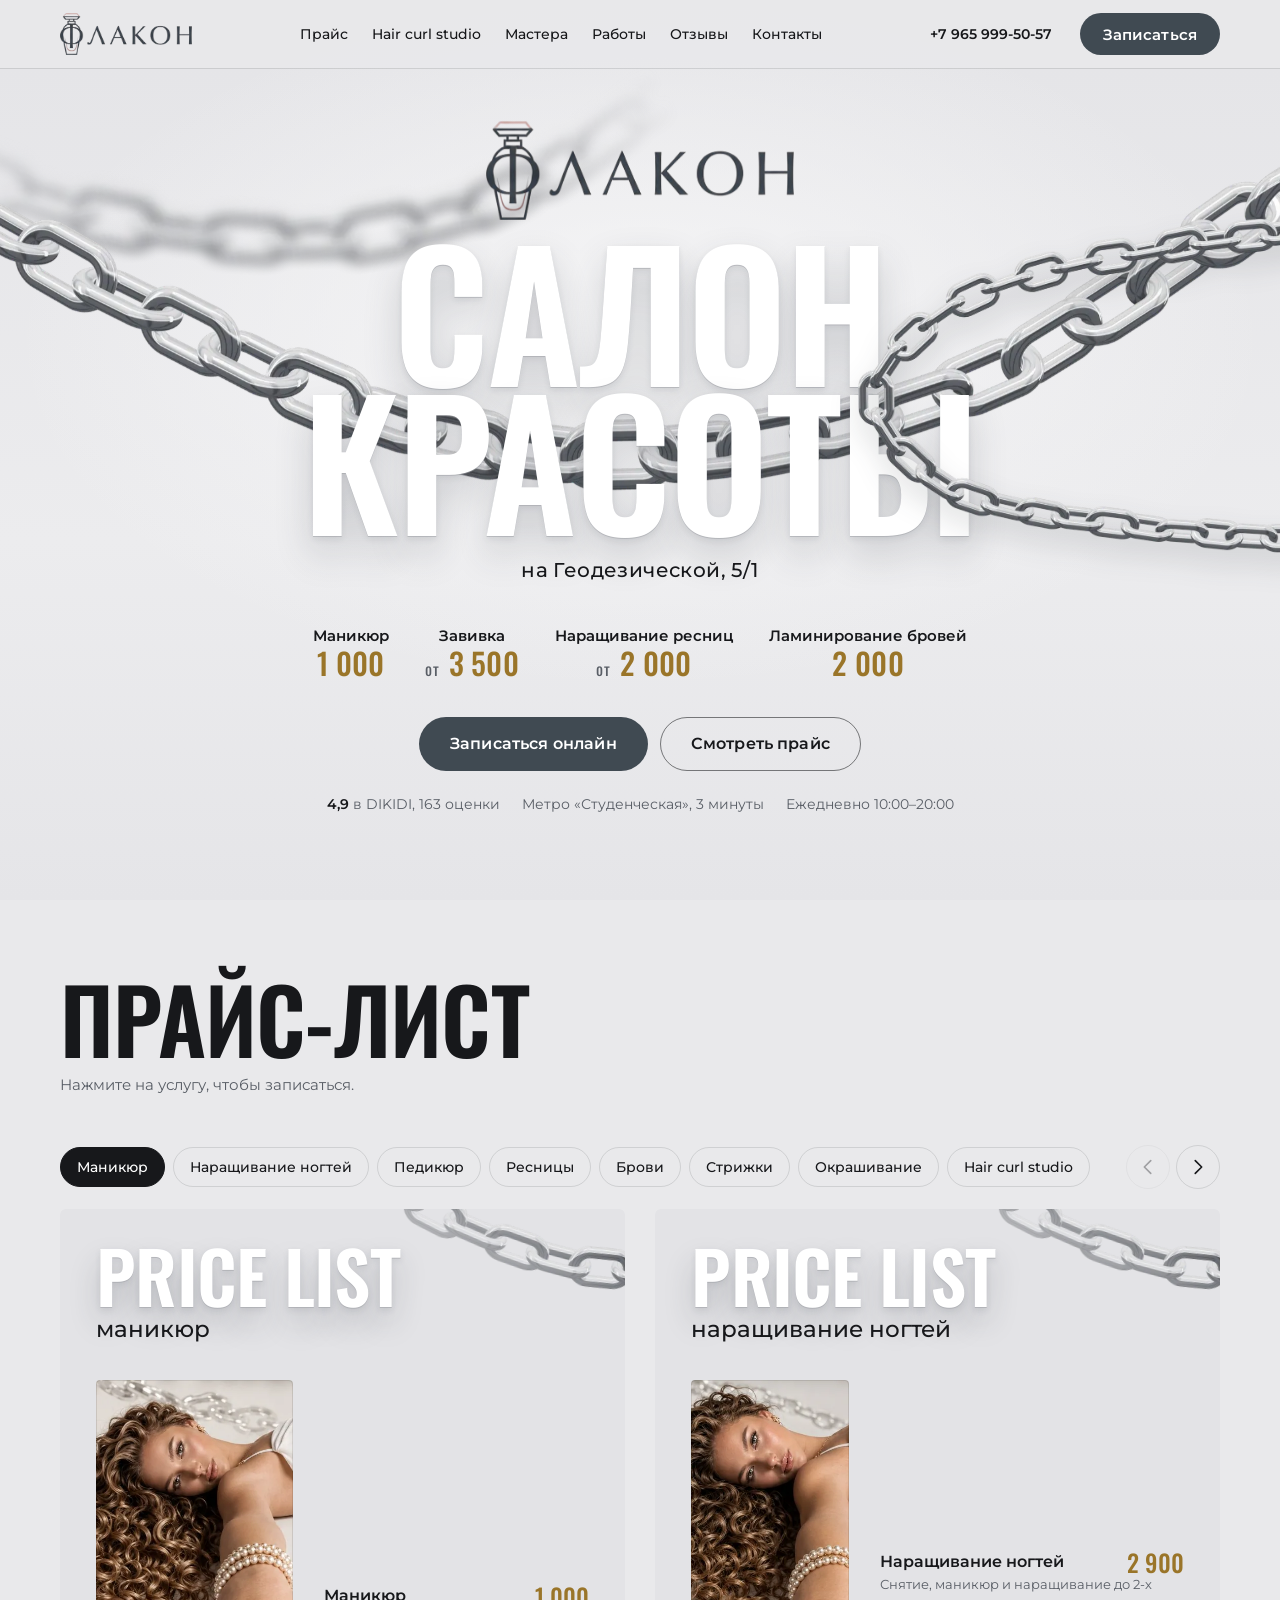
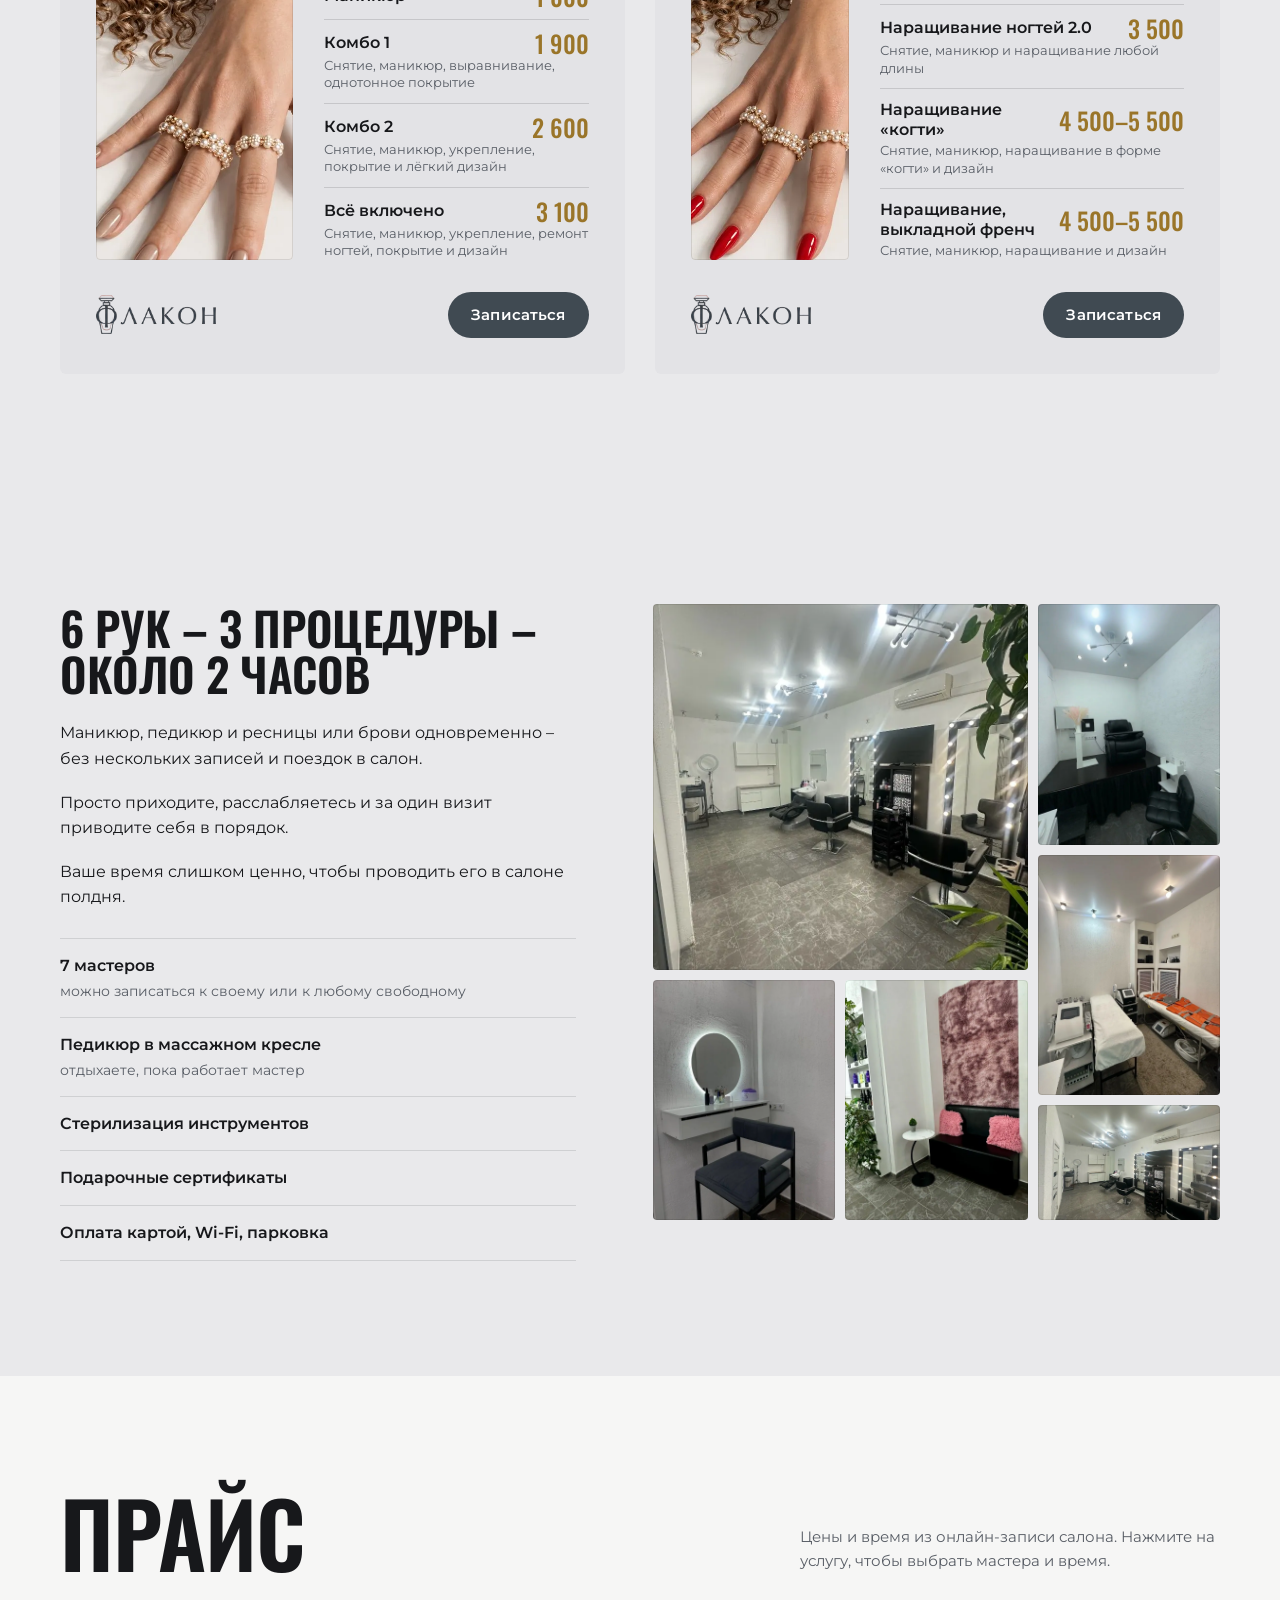
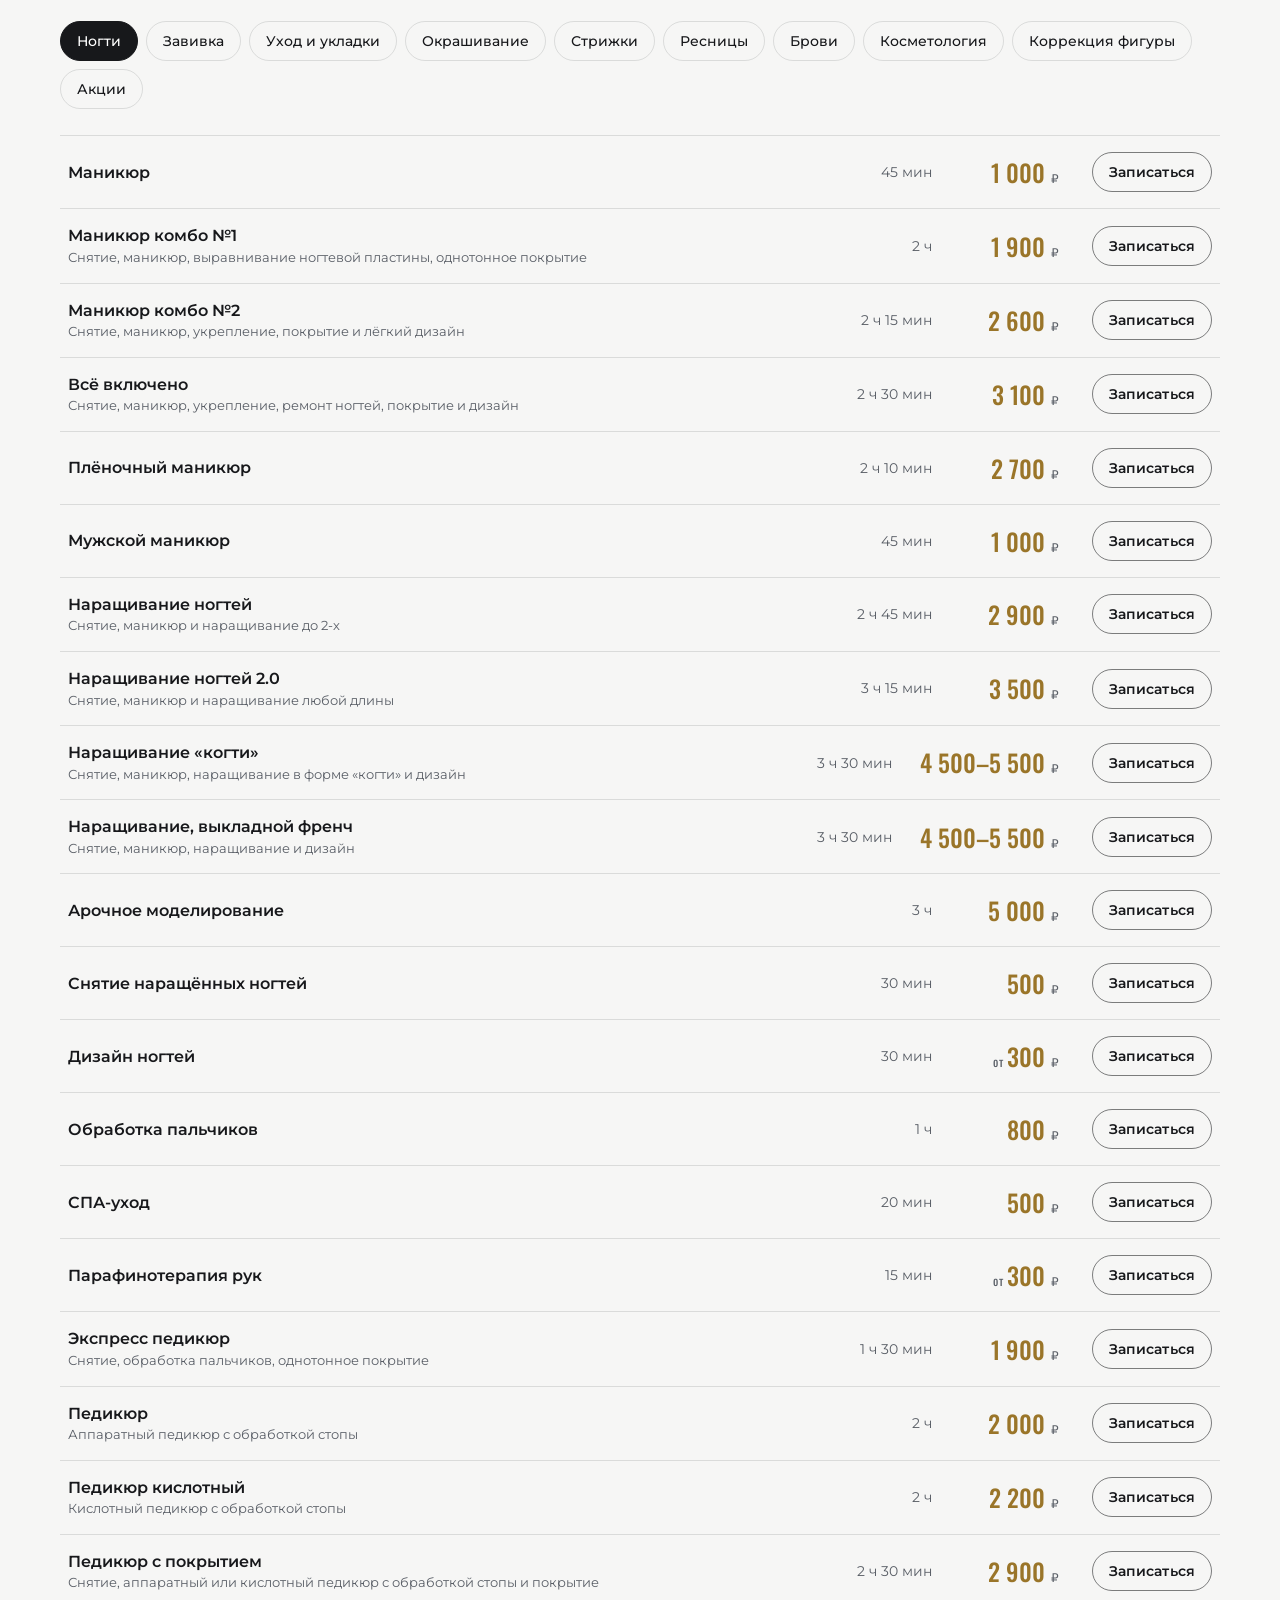
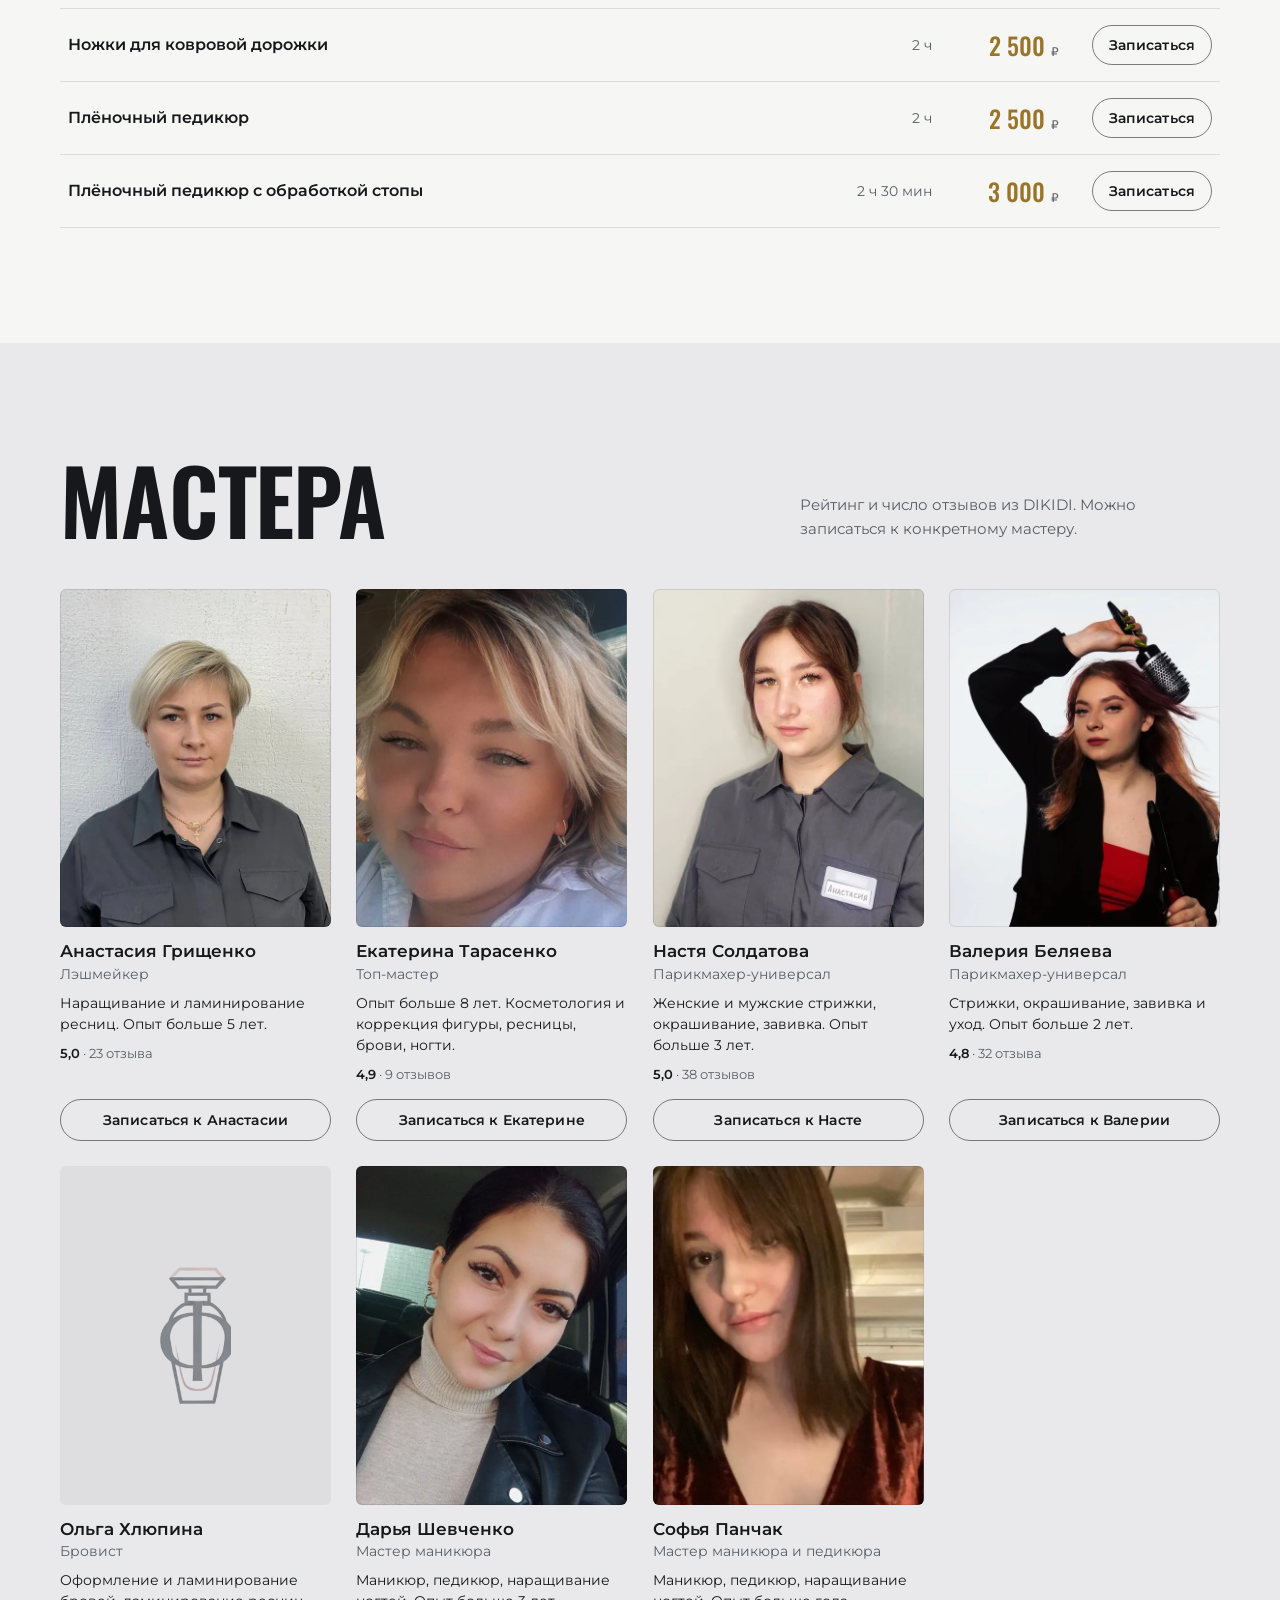
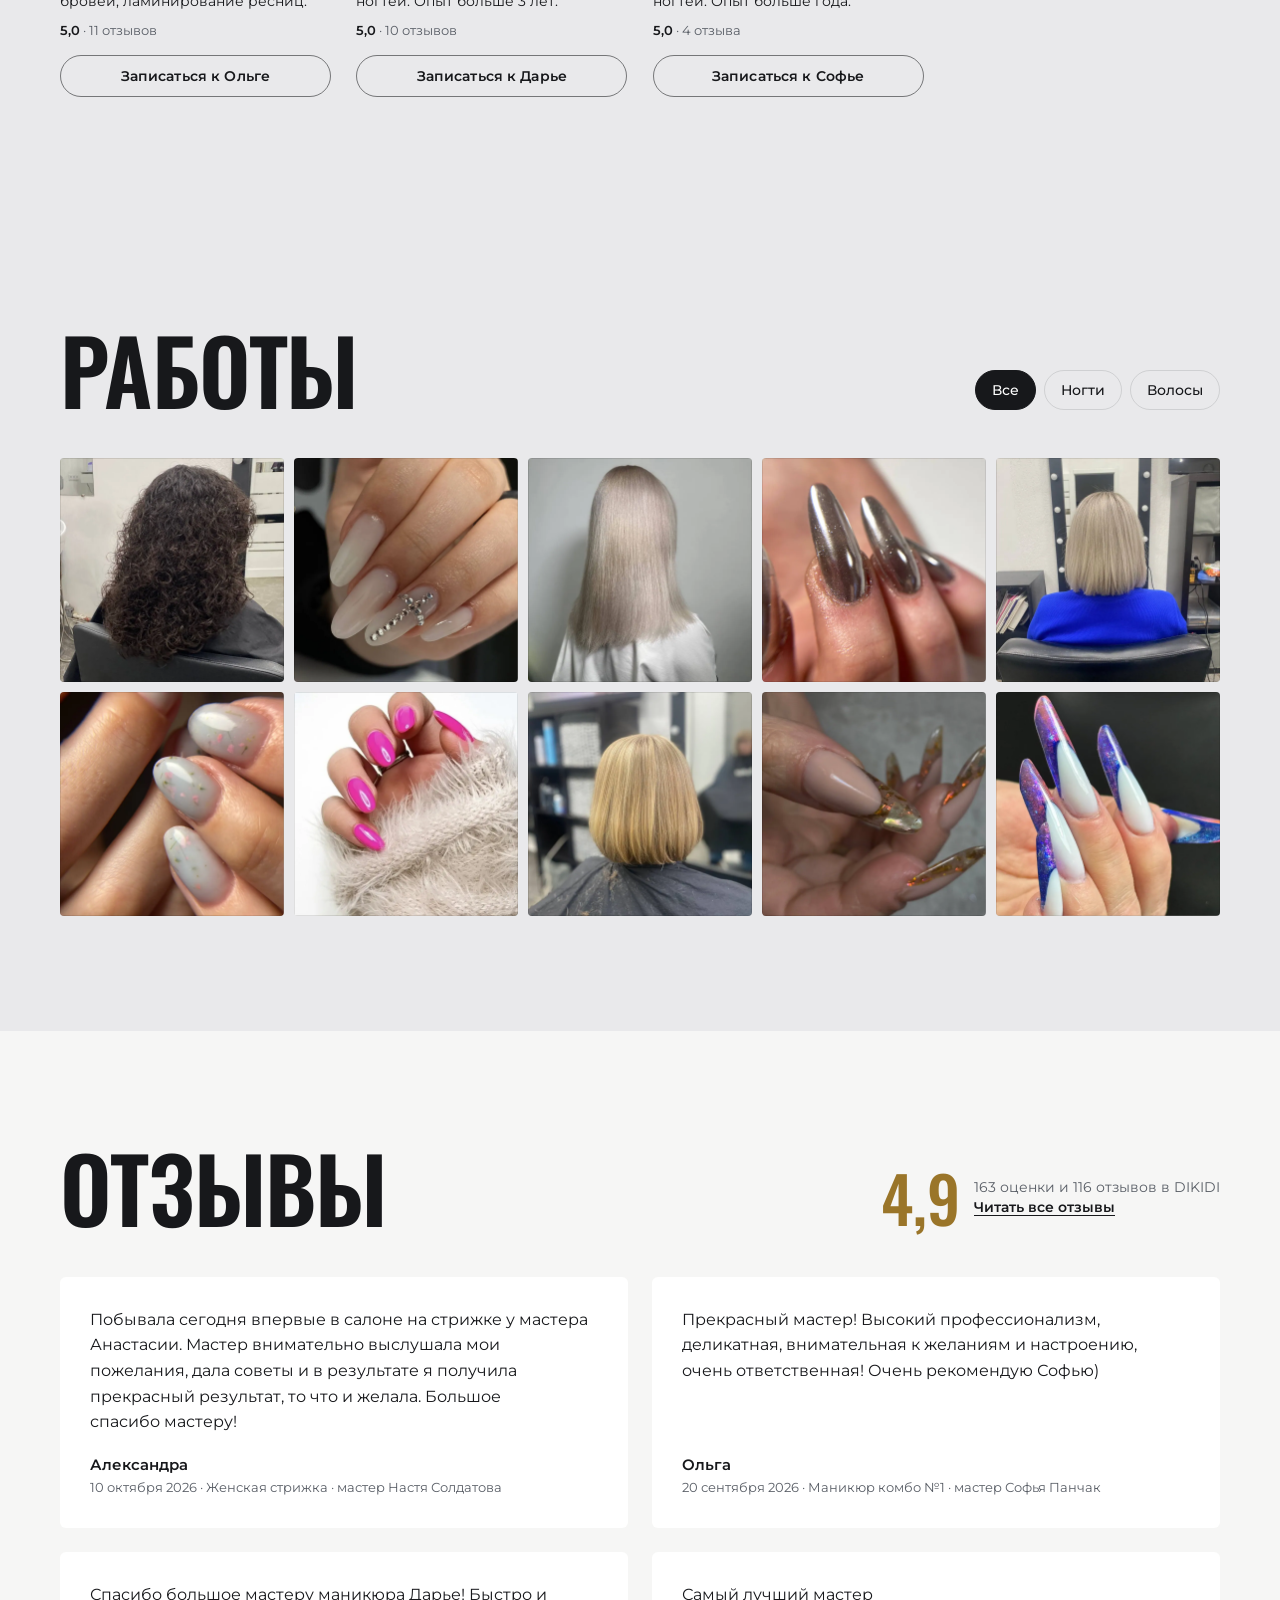
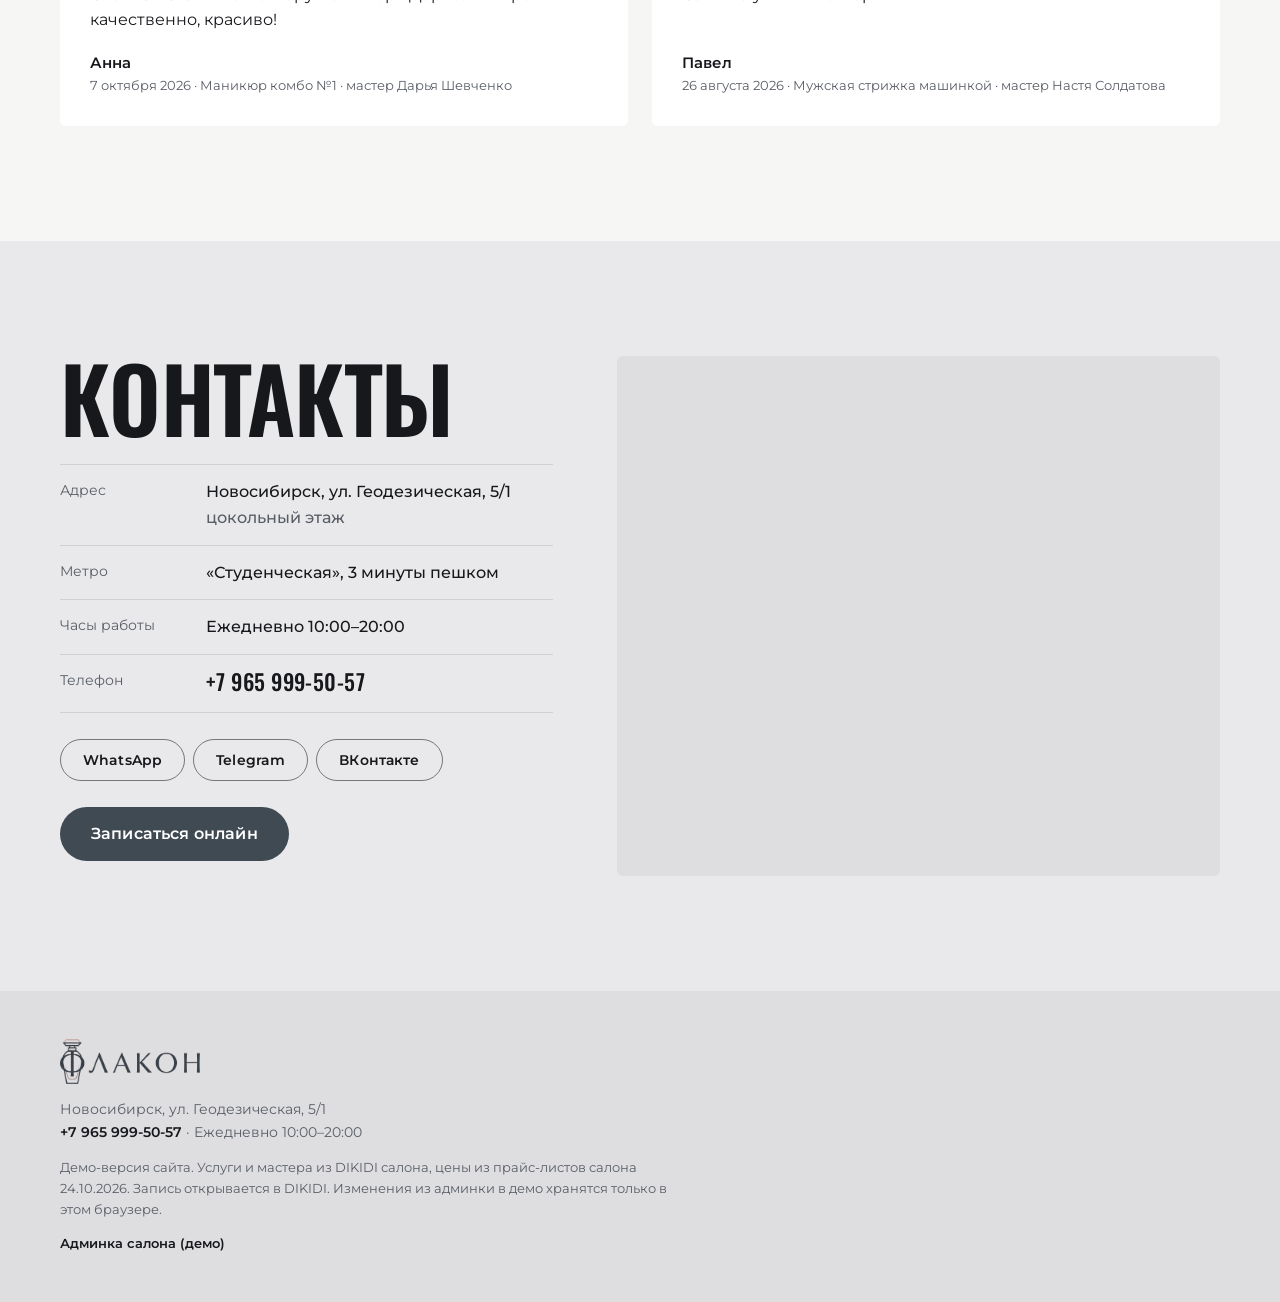
<file: index.html>
<!doctype html>
<html lang="ru">
<head>
<meta charset="utf-8">
<meta name="viewport" content="width=device-width, initial-scale=1, viewport-fit=cover">
<title>Флакон · салон красоты на Геодезической, Новосибирск</title>
<meta name="description" content="Маникюр и педикюр, завивка, стрижки и окрашивание, ресницы, брови, косметология. Геодезическая, 5/1, метро «Студенческая». Онлайн-запись к мастеру.">
<!-- Демо-версия: убрать noindex перед запуском на домене -->
<meta name="robots" content="noindex, nofollow">
<meta name="theme-color" content="#E9E9EB">
<meta property="og:type" content="website">
<meta property="og:title" content="Флакон · салон красоты на Геодезической">
<meta property="og:description" content="Маникюр, завивка, стрижки и окрашивание, ресницы и брови. Онлайн-запись к мастеру.">
<meta property="og:url" content="https://sadshine11.github.io/flakon-salon/">
<meta property="og:image" content="https://sadshine11.github.io/flakon-salon/assets/img/og.jpg">
<meta property="og:image:width" content="1200">
<meta property="og:image:height" content="630">
<link rel="icon" href="assets/img/favicon.png" type="image/png">
<link rel="apple-touch-icon" href="assets/img/apple-touch-icon.png">
<link rel="preload" href="assets/fonts/oswald-cyrillic.woff2" as="font" type="font/woff2" crossorigin>
<link rel="preload" href="assets/fonts/montserrat-cyrillic.woff2" as="font" type="font/woff2" crossorigin>
<link rel="stylesheet" href="assets/css/style.css">
</head>
<body>
<a class="skip" href="#main">Перейти к содержанию</a>

<header class="top" data-top>
  <div class="top__in">
    <a class="top__logo" href="#main" aria-label="Флакон, наверх"><img src="assets/img/logo.webp" alt="" width="727" height="234"></a>
    <nav class="top__nav" aria-label="Разделы сайта">
      <a href="#price">Прайс</a>
      <a href="#pl-curl">Hair curl studio</a>
      <a href="#masters">Мастера</a>
      <a href="#works">Работы</a>
      <a href="#reviews">Отзывы</a>
      <a href="#contacts">Контакты</a>
    </nav>
    <a class="top__phone" href="tel:+79659995057" data-s-phone>+7 965 999-50-57</a>
    <button class="btn btn--dark top__book" type="button" data-book>Записаться</button>
    <button class="top__burger" type="button" aria-expanded="false" aria-controls="menu" data-burger>
      <span class="sr-only">Меню</span><i></i><i></i>
    </button>
  </div>
  <nav class="menu" id="menu" aria-label="Меню" data-menu hidden>
    <a href="#price">Прайс</a>
    <a href="#pl-curl">Hair curl studio</a>
    <a href="#masters">Мастера</a>
    <a href="#works">Работы</a>
    <a href="#reviews">Отзывы</a>
    <a href="#contacts">Контакты</a>
    <a class="menu__phone" href="tel:+79659995057" data-s-phone>+7 965 999-50-57</a>
  </nav>
</header>

<main id="main">

  <!-- Первый экран: слово в цепях, как на прайс-листах салона -->
  <section class="hero" aria-labelledby="hero-title">
    <img class="hero__haze" src="assets/img/chain-drape-blur.webp" alt="" width="900" height="900">
    <div class="hero__in">
      <h1 class="hero__title" id="hero-title">
        <img class="hero__logo" src="assets/img/logo.webp" alt="Флакон" width="727" height="234">
        <span class="hero__stage">
          <img class="hero__chain hero__chain--back" src="assets/img/chain-back.webp" alt="" width="2400" height="900">
          <span class="hero__big">Салон <span class="hero__br"></span>красоты</span>
          <img class="hero__chain hero__chain--front" src="assets/img/chain-front.webp" alt="" width="1800" height="1100">
        </span>
        <span class="hero__where" data-t="heroWhere">на Геодезической, 5/1</span>
      </h1>

      <ul class="hero__prices" aria-label="Цены" data-hero-prices>
        <li><span>Маникюр</span><b>1 000</b></li>
        <li><span>Завивка</span><b><small>от</small> 3 500</b></li>
        <li><span>Наращивание ресниц</span><b><small>от</small> 2 000</b></li>
        <li><span>Ламинирование бровей</span><b>2 000</b></li>
      </ul>

      <div class="hero__cta">
        <button class="btn btn--dark btn--lg" type="button" data-book>Записаться онлайн</button>
        <a class="btn btn--line btn--lg" href="#price">Смотреть прайс</a>
      </div>

      <p class="hero__meta">
        <span data-s-rating><b>4,9</b> в DIKIDI, 163 оценки</span>
        <span data-s-metro>Метро «Студенческая», 3 минуты</span>
        <span data-s="hours">Ежедневно 10:00–20:00</span>
      </p>
    </div>
  </section>

  <!-- Фирменные прайс-листы: те же, что салон публикует в соцсетях -->
  <section class="sec sec--posters" id="pricelists" aria-labelledby="posters-title" data-posters-sec>
    <div class="wrap">
      <div class="sec__head">
        <h2 class="h2" id="posters-title" data-t="postersTitle">Прайс-лист</h2>
        <p class="sec__lead" data-t="postersLead">Нажмите на услугу, чтобы записаться.</p>
      </div>
      <div class="posters-bar">
        <div class="chips" role="group" aria-label="Прайс-листы" data-posters-tabs></div>
        <div class="posters-bar__arrows">
          <button class="icon-btn" type="button" data-posters-step="-1" aria-label="Предыдущий прайс-лист">
            <svg viewBox="0 0 24 24" width="22" height="22" aria-hidden="true"><path d="M15 5l-7 7 7 7" fill="none" stroke="currentColor" stroke-width="1.8" stroke-linecap="round" stroke-linejoin="round"/></svg>
          </button>
          <button class="icon-btn" type="button" data-posters-step="1" aria-label="Следующий прайс-лист">
            <svg viewBox="0 0 24 24" width="22" height="22" aria-hidden="true"><path d="M9 5l7 7-7 7" fill="none" stroke="currentColor" stroke-width="1.8" stroke-linecap="round" stroke-linejoin="round"/></svg>
          </button>
        </div>
      </div>
      <div class="posters" data-posters></div>
    </div>
  </section>

  <section class="sec sec--about" id="about" aria-labelledby="about-title">
    <div class="wrap about">
      <div class="about__text">
        <h2 class="h2" id="about-title" data-t="aboutTitle">6 рук&nbsp;– 3 процедуры&nbsp;– около 2 часов</h2>
        <div class="about__paras" data-about>
          <p>Маникюр, педикюр и ресницы или брови одновременно&nbsp;– без нескольких записей и поездок в салон.</p>
          <p>Просто приходите, расслабляетесь и за один визит приводите себя в порядок.</p>
          <p>Ваше время слишком ценно, чтобы проводить его в салоне полдня.</p>
        </div>
        <ul class="facts" data-facts>
          <li><b>7 мастеров</b><span>можно записаться к своему или к любому свободному</span></li>
          <li><b>Педикюр в массажном кресле</b><span>отдыхаете, пока работает мастер</span></li>
          <li><b>Стерилизация инструментов</b></li>
          <li><b>Подарочные сертификаты</b></li>
          <li><b>Оплата картой, Wi-Fi, парковка</b></li>
        </ul>
      </div>
      <div class="about__gallery" data-interior aria-label="Фото салона"></div>
    </div>
  </section>

  <section class="sec sec--price" id="price" aria-labelledby="price-title">
    <div class="wrap">
      <div class="sec__head sec__head--row">
        <h2 class="h2" id="price-title">Прайс</h2>
        <p class="sec__lead">Цены и время из онлайн-записи салона. Нажмите на услугу, чтобы выбрать мастера и время.</p>
      </div>
      <div class="chips" role="group" aria-label="Разделы прайса" data-price-tabs></div>
      <ul class="price" data-price-list></ul>
    </div>
  </section>

  <section class="sec sec--masters" id="masters" aria-labelledby="masters-title">
    <div class="wrap">
      <div class="sec__head sec__head--row">
        <h2 class="h2" id="masters-title">Мастера</h2>
        <p class="sec__lead">Рейтинг и число отзывов из DIKIDI. Можно записаться к конкретному мастеру.</p>
      </div>
      <div class="masters" data-masters></div>
    </div>
  </section>

  <section class="sec sec--works" id="works" aria-labelledby="works-title">
    <div class="wrap">
      <div class="sec__head sec__head--row">
        <h2 class="h2" id="works-title">Работы</h2>
        <div class="chips" role="group" aria-label="Фильтр работ" data-works-tabs>
        </div>
      </div>
      <ul class="works" data-works></ul>
    </div>
  </section>

  <section class="sec sec--reviews" id="reviews" aria-labelledby="reviews-title">
    <div class="wrap">
      <div class="sec__head sec__head--row">
        <h2 class="h2" id="reviews-title">Отзывы</h2>
        <div class="score">
          <b class="score__num" data-s-score>4,9</b>
          <span class="score__txt"><span data-s-score-txt>163 оценки и 116 отзывов в DIKIDI</span><br><a href="https://dikidi.net/ru/profile/flakon_na_geodezicheskoj_361731/reviews" target="_blank" rel="noopener">Читать все отзывы</a></span>
        </div>
      </div>
      <ul class="reviews" data-reviews></ul>
    </div>
  </section>

  <section class="sec sec--contacts" id="contacts" aria-labelledby="contacts-title">
    <div class="wrap contacts">
      <div class="contacts__info">
        <h2 class="h2" id="contacts-title">Контакты</h2>
        <dl class="contacts__list" data-contacts>
          <div><dt>Адрес</dt><dd>Новосибирск, ул. Геодезическая, 5/1<br><span class="muted">цокольный этаж</span></dd></div>
          <div><dt>Метро</dt><dd>«Студенческая», 3 минуты пешком</dd></div>
          <div><dt>Часы работы</dt><dd>Ежедневно 10:00–20:00</dd></div>
          <div><dt>Телефон</dt><dd><a class="contacts__phone" href="tel:+79659995057">+7 965 999-50-57</a></dd></div>
        </dl>
        <div class="contacts__msg">
          <a class="btn btn--line" href="https://wa.me/79659995057" target="_blank" rel="noopener" data-s-href="whatsapp">WhatsApp</a>
          <a class="btn btn--line" href="https://t.me/+79659995057" target="_blank" rel="noopener" data-s-href="telegram">Telegram</a>
          <a class="btn btn--line" href="https://vk.com/flacon51" target="_blank" rel="noopener" data-s-href="vk">ВКонтакте</a>
        </div>
        <button class="btn btn--dark btn--lg" type="button" data-book>Записаться онлайн</button>
      </div>
      <div class="contacts__map">
        <iframe title="Флакон на карте" loading="lazy" src="https://yandex.ru/map-widget/v1/?ll=82.905207%2C54.990501&amp;z=16&amp;pt=82.905207%2C54.990501%2Cpm2dgm" allowfullscreen></iframe>
      </div>
    </div>
  </section>
</main>

<footer class="foot">
  <div class="wrap foot__in">
    <img class="foot__logo" src="assets/img/logo.webp" alt="Флакон" width="727" height="234" loading="lazy">
    <p><span data-s="address">Новосибирск, ул. Геодезическая, 5/1</span><br><a href="tel:+79659995057" data-s-phone>+7 965 999-50-57</a> · <span data-s="hours">Ежедневно 10:00–20:00</span></p>
    <p class="foot__demo">Демо-версия сайта. Услуги и мастера из DIKIDI салона, цены из прайс-листов салона 24.10.2026. Запись открывается в DIKIDI. Изменения из админки в демо хранятся только в этом браузере.</p>
    <p class="foot__demo"><a href="admin/">Админка салона (демо)</a></p>
  </div>
</footer>

<!-- Кнопка записи внизу экрана на телефоне -->
<div class="dock" data-dock>
  <a class="btn btn--line" href="tel:+79659995057" data-s-phone-href>Позвонить</a>
  <button class="btn btn--dark" type="button" data-book>Записаться</button>
</div>

<!-- Просмотр работы -->
<dialog class="lightbox" data-lightbox aria-label="Работа мастера">
  <figure class="lightbox__fig" tabindex="-1" autofocus>
    <img data-lightbox-img alt="">
    <video data-lightbox-video controls playsinline hidden></video>
    <figcaption>
      <span data-lightbox-cap></span>
      <button class="btn btn--dark" type="button" data-lightbox-book>Хочу так же</button>
    </figcaption>
  </figure>
  <button class="icon-btn lightbox__close" type="button" data-lightbox-close aria-label="Закрыть">
    <svg viewBox="0 0 24 24" width="22" height="22" aria-hidden="true"><path d="M6 6l12 12M18 6L6 18" fill="none" stroke="currentColor" stroke-width="1.8" stroke-linecap="round"/></svg>
  </button>
</dialog>

<script src="assets/js/data.js"></script>
<script src="assets/js/store.js"></script>
<script src="assets/js/app.js"></script>
</body>
</html>
</file>
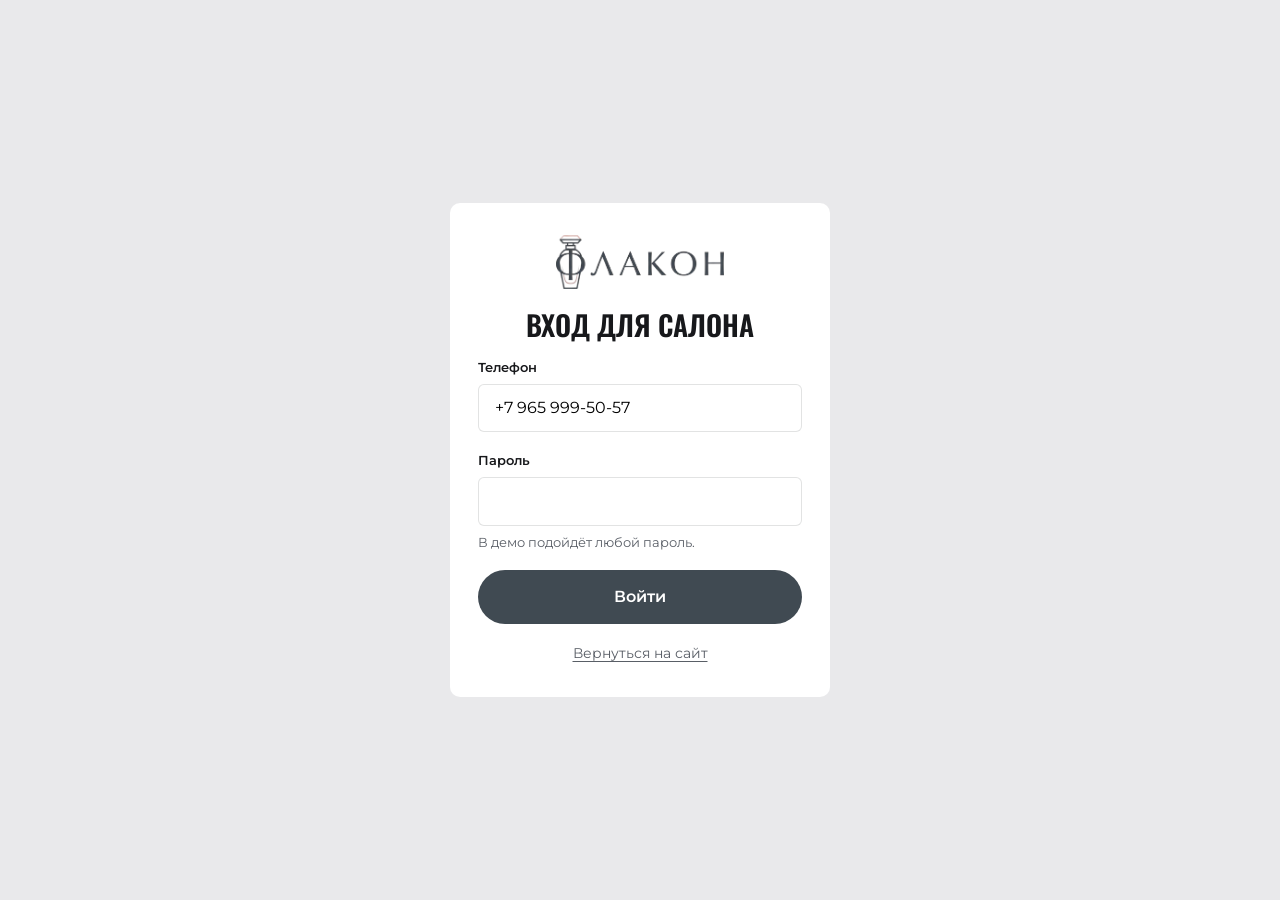
<file: admin/index.html>
<!doctype html>
<html lang="ru">
<head>
<meta charset="utf-8">
<meta name="viewport" content="width=device-width, initial-scale=1, viewport-fit=cover">
<title>Админка · Флакон</title>
<meta name="robots" content="noindex, nofollow">
<meta name="theme-color" content="#E9E9EB">
<link rel="icon" href="../assets/img/favicon.png" type="image/png">
<link rel="apple-touch-icon" href="../assets/img/apple-touch-icon.png">
<link rel="preload" href="../assets/fonts/montserrat-cyrillic.woff2" as="font" type="font/woff2" crossorigin>
<link rel="stylesheet" href="../assets/css/style.css">
<link rel="stylesheet" href="../assets/css/admin.css">
</head>
<body class="adm">

<!-- Вход -->
<main class="login" data-login hidden>
  <form class="login__card" novalidate data-login-form>
    <img class="login__logo" src="../assets/img/logo.webp" alt="Флакон" width="727" height="234">
    <h1 class="login__title">Вход для салона</h1>
    <div class="field">
      <label for="lg-phone">Телефон</label>
      <input id="lg-phone" name="phone" type="tel" inputmode="tel" autocomplete="username" value="+7 965 999-50-57">
    </div>
    <div class="field">
      <label for="lg-pass">Пароль</label>
      <input id="lg-pass" name="pass" type="password" autocomplete="current-password" aria-describedby="lg-hint">
      <p class="login__hint" id="lg-hint">В демо подойдёт любой пароль.</p>
    </div>
    <button class="btn btn--dark btn--lg" type="submit">Войти</button>
    <a class="login__back" href="../">Вернуться на сайт</a>
  </form>
</main>

<!-- Рабочее место -->
<div class="app" data-app hidden>
  <aside class="side" aria-label="Разделы админки">
    <a class="side__brand" href="#bookings"><img src="../assets/img/logo.webp" alt="Флакон" width="727" height="234"><span>Админка</span></a>
    <nav class="side__nav" data-nav></nav>
    <div class="side__foot">
      <a class="side__link" href="../" target="_blank" rel="noopener">Открыть сайт</a>
      <button class="side__link" type="button" data-logout>Выйти</button>
    </div>
  </aside>

  <main class="main" id="main" tabindex="-1" data-main></main>

  <nav class="tabbar" aria-label="Разделы админки" data-tabbar></nav>
</div>

<!-- Окно редактирования: на компьютере справа, на телефоне шторкой снизу -->
<dialog class="sheet" data-sheet aria-labelledby="sheet-title">
  <form class="sheet__panel" method="dialog" novalidate data-sheet-form>
    <header class="sheet__bar">
      <h2 class="sheet__title" id="sheet-title" tabindex="-1" data-sheet-title></h2>
      <button class="icon-btn" type="button" data-sheet-close aria-label="Закрыть">
        <svg viewBox="0 0 24 24" width="22" height="22" aria-hidden="true"><path d="M6 6l12 12M18 6L6 18" fill="none" stroke="currentColor" stroke-width="1.8" stroke-linecap="round"/></svg>
      </button>
    </header>
    <div class="sheet__body" data-sheet-body></div>
    <footer class="sheet__foot" data-sheet-foot></footer>
  </form>
</dialog>

<!-- Подтверждение -->
<dialog class="confirm" data-confirm aria-labelledby="confirm-text">
  <form method="dialog" class="confirm__panel">
    <p class="confirm__text" id="confirm-text" data-confirm-text></p>
    <div class="confirm__btns">
      <button class="btn btn--line" value="no" data-confirm-no>Отмена</button>
      <button class="btn btn--danger" value="yes" data-confirm-yes>Удалить</button>
    </div>
  </form>
</dialog>

<div class="toast" role="status" aria-live="polite" data-toast></div>

<script src="../assets/js/data.js"></script>
<script src="../assets/js/store.js"></script>
<script src="../assets/js/admin.js"></script>
</body>
</html>
</file>
<file: assets/css/style.css>
/* Флакон: сайт салона. Цвета и шрифты из бренд-бука (прайс-листы с хромовыми цепями). */

@font-face{font-family:'Oswald';font-style:normal;font-weight:300 700;font-display:swap;src:url("../fonts/oswald-cyrillic.woff2") format("woff2");unicode-range:U+0301,U+0400-045F,U+0490-0491,U+04B0-04B1,U+2116}
@font-face{font-family:'Oswald';font-style:normal;font-weight:300 700;font-display:swap;src:url("../fonts/oswald-latin.woff2") format("woff2");unicode-range:U+0000-00FF,U+2009,U+2011,U+2013-2014,U+2018-2019,U+201C-201D,U+2026,U+202F,U+20BD,U+2190,U+2192,U+2605,U+2713}
@font-face{font-family:'Montserrat';font-style:normal;font-weight:400 600;font-display:swap;src:url("../fonts/montserrat-cyrillic.woff2") format("woff2");unicode-range:U+0301,U+0400-045F,U+0490-0491,U+04B0-04B1,U+2116}
@font-face{font-family:'Montserrat';font-style:normal;font-weight:400 600;font-display:swap;src:url("../fonts/montserrat-latin.woff2") format("woff2");unicode-range:U+0000-00FF,U+2009,U+2011,U+2013-2014,U+2018-2019,U+201C-201D,U+2026,U+202F,U+20BD,U+2190,U+2192,U+2605,U+2713}

:root {
  color-scheme: light;
  /* серебристый фон прайс-листов */
  --mist: #E9E9EB;
  --mist-2: #DEDEE1;
  --paper: #F6F6F5;
  --white: #FFFFFF;
  --ink: #17181B;
  /* цвет логотипа */
  --slate: #404A52;
  --slate-2: #2E363D;
  --muted: #595E66;
  --line: rgba(23, 24, 27, .12);
  /* золото цен; светлое только для крупных цифр на фото */
  --gold: #9A7529;
  --gold-hi: #B8913A;

  --display: 'Oswald', 'Arial Narrow', 'Roboto Condensed', sans-serif;
  --text: 'Montserrat', system-ui, -apple-system, 'Segoe UI', sans-serif;

  --wrap: 1240px;
  --pad: clamp(16px, 4vw, 40px);
  --r: 6px;
  --ease-out: cubic-bezier(.23, 1, .32, 1);
  --ease-sheet: cubic-bezier(.32, .72, 0, 1);
  --top-h: 68px;
}

*, *::before, *::after { box-sizing: border-box; }
html { -webkit-text-size-adjust: 100%; scroll-padding-top: calc(var(--top-h) + 12px); }
@media (prefers-reduced-motion: no-preference) { html { scroll-behavior: smooth; } }
body {
  margin: 0;
  background: var(--mist);
  color: var(--ink);
  font: 400 16px/1.6 var(--text);
  -webkit-font-smoothing: antialiased;
  -moz-osx-font-smoothing: grayscale;
  text-rendering: optimizeLegibility;
}
img { display: block; max-width: 100%; height: auto; }
a { color: inherit; }
button { font: inherit; color: inherit; }
ul, ol { margin: 0; padding: 0; list-style: none; }
h1, h2, h3, p, dl, dd, figure { margin: 0; }
:focus-visible { outline: 2px solid var(--slate); outline-offset: 3px; border-radius: 2px; }
.sr-only { position: absolute; width: 1px; height: 1px; margin: -1px; overflow: hidden; clip: rect(0 0 0 0); white-space: nowrap; }
.muted { color: var(--muted); }
.wrap { width: 100%; max-width: var(--wrap); margin-inline: auto; padding-inline: var(--pad); }

.skip { position: absolute; left: 12px; top: -60px; z-index: 100; padding: 10px 16px; background: var(--ink); color: #fff; border-radius: var(--r); }
.skip:focus { top: 12px; }

/* ---------- кнопки ---------- */
.btn {
  display: inline-flex; align-items: center; justify-content: center; gap: 8px;
  min-height: 46px; padding: 0 22px;
  border: 1.5px solid transparent; border-radius: 999px;
  font: 600 15px/1 var(--text); letter-spacing: .01em; text-decoration: none; white-space: nowrap;
  cursor: pointer;
  transition: background-color .2s var(--ease-out), border-color .2s var(--ease-out), color .2s var(--ease-out), transform .16s var(--ease-out);
}
.btn:active { transform: scale(.96); }
.btn--dark { background: var(--slate); color: #fff; }
.btn--line { border-color: rgba(23, 24, 27, .55); background: transparent; color: var(--ink); }
.btn--lg { min-height: 54px; padding: 0 30px; font-size: 16px; }
.btn[disabled] { opacity: .45; cursor: not-allowed; transform: none; }
@media (hover: hover) and (pointer: fine) {
  .btn--dark:hover { background: var(--slate-2); }
  .btn--line:hover { border-color: var(--ink); background: rgba(255, 255, 255, .55); }
}

.icon-btn {
  display: inline-grid; place-items: center; width: 44px; height: 44px; flex: none;
  border: 0; border-radius: 999px; background: transparent; cursor: pointer;
  transition: background-color .2s var(--ease-out), transform .16s var(--ease-out);
}
.icon-btn:active { transform: scale(.96); }
@media (hover: hover) and (pointer: fine) { .icon-btn:hover { background: rgba(23, 24, 27, .07); } }

.chips { display: flex; flex-wrap: wrap; gap: 8px; }
.chip {
  min-height: 40px; padding: 0 16px; border: 1.5px solid var(--line); border-radius: 999px;
  background: transparent; font: 500 14px/1 var(--text); cursor: pointer;
  transition: background-color .2s var(--ease-out), border-color .2s var(--ease-out), color .2s var(--ease-out);
}
.chip[aria-pressed="true"] { background: var(--ink); border-color: var(--ink); color: #fff; }
@media (hover: hover) and (pointer: fine) { .chip[aria-pressed="false"]:hover { border-color: rgba(23, 24, 27, .45); } }

/* ---------- шапка ---------- */
.top {
  position: fixed; inset: 0 0 auto; z-index: 40;
  transition: background-color .3s var(--ease-out), box-shadow .3s var(--ease-out);
}
.top.is-solid { background: rgba(233, 233, 235, .96); box-shadow: 0 1px 0 var(--line); }
.top__in {
  display: flex; align-items: center; gap: 28px;
  max-width: var(--wrap); height: var(--top-h); margin-inline: auto; padding-inline: var(--pad);
}
.top__logo { flex: none; display: block; width: 132px; opacity: 0; pointer-events: none; transition: opacity .3s var(--ease-out); }
.top.is-solid .top__logo { opacity: 1; pointer-events: auto; }
.top__nav { display: flex; gap: 24px; margin-inline: auto; }
.top__nav a, .top__phone { font: 500 14px/1 var(--text); text-decoration: none; }
.top__nav a { position: relative; padding: 8px 0; }
.top__nav a::after {
  content: ''; position: absolute; left: 0; right: 0; bottom: 2px; height: 1.5px; background: currentColor;
  transform: scaleX(0); transform-origin: left; transition: transform .25s var(--ease-out);
}
@media (hover: hover) and (pointer: fine) { .top__nav a:hover::after { transform: scaleX(1); } }
.top__phone { font-weight: 600; white-space: nowrap; }
.top__book { min-height: 42px; }
.top__burger { display: none; }

.menu {
  display: grid; gap: 4px; padding: 8px var(--pad) 20px;
  background: var(--mist); box-shadow: 0 1px 0 var(--line);
}
.menu[hidden] { display: none; }
.menu a { padding: 12px 0; font: 500 20px/1.2 var(--text); text-decoration: none; border-bottom: 1px solid var(--line); }
.menu .menu__phone { border: 0; font-weight: 600; }

@media (max-width: 1100px) {
  .top__nav { gap: 18px; }
  .top__phone { display: none; }
}
@media (max-width: 900px) {
  :root { --top-h: 60px; }
  .top__nav, .top__book { display: none; }
  .top__in { justify-content: space-between; }
  .top__logo { width: 116px; }
  .top__burger {
    display: grid; align-content: center; justify-items: center; gap: 6px;
    width: 44px; height: 44px; margin-left: auto; border: 0; background: transparent; cursor: pointer;
  }
  .top__burger i { display: block; width: 22px; height: 1.8px; background: var(--ink); border-radius: 2px; transition: transform .25s var(--ease-out); }
  .top__burger[aria-expanded="true"] i:first-of-type { transform: translateY(3.9px) rotate(45deg); }
  .top__burger[aria-expanded="true"] i:last-of-type { transform: translateY(-3.9px) rotate(-45deg); }
  .top.is-open { background: var(--mist); }
  .top.is-open .top__logo { opacity: 1; }
}

/* ---------- первый экран ---------- */
.hero {
  position: relative; overflow: hidden; isolation: isolate;
  min-height: min(100svh, 920px);
  display: grid; align-items: center;
  padding: calc(var(--top-h) + 24px) 0 56px;
  /* студийный фон как на фотосессии бренда: светлее в центре */
  background:
    radial-gradient(70% 55% at 50% 38%, #F6F6F7 0%, rgba(246, 246, 247, 0) 70%), /* deslop-ignore 06: студийный фон с прайс-листов бренда */
    linear-gradient(180deg, #E4E4E7 0%, #ECECEE 60%, #E5E5E8 100%); /* deslop-ignore 06 */
}
.hero__haze {
  position: absolute; z-index: -1; top: -14%; left: -8%; width: min(64vw, 820px);
  opacity: .55; pointer-events: none; transform: rotate(-8deg);
  /* края картинки растворяются, чтобы не было видно обреза */
  -webkit-mask-image: radial-gradient(closest-side, #000 45%, transparent 100%); mask-image: radial-gradient(closest-side, #000 45%, transparent 100%); /* deslop-ignore 06: маска краёв, не фон */
}
.hero__in { width: 100%; max-width: var(--wrap); margin-inline: auto; padding-inline: var(--pad); text-align: center; }
.hero__title { display: grid; justify-items: center; font-weight: 400; }
.hero__logo { width: clamp(180px, 24vw, 330px); margin-bottom: clamp(4px, 1.2vw, 14px); }
/* Все размеры цепей завязаны на кегль слова (--F), чтобы цепь ложилась на буквы одинаково на любой ширине.
   Слой со словом растянут на всю ширину окна: концы цепей всегда уходят за край экрана. */
.hero { --F: clamp(80px, 13.6vw, 210px); }
.hero__stage { position: relative; display: block; width: 100vw; margin-inline: calc(50% - 50vw); }
.hero__big {
  position: relative; z-index: 2; display: block;
  font: 600 var(--F)/.86 var(--display);
  letter-spacing: -.012em; text-transform: uppercase;
  color: #FFFFFF;
  /* белые буквы с мягкой тенью, как PRICE LIST на прайсах */
  text-shadow:
    0 1px 0 rgba(160, 162, 168, .55),
    0 3px 6px rgba(52, 56, 64, .10),
    0 18px 38px rgba(52, 56, 64, .20);
}
.hero__br { display: block; }
.hero__chain { position: absolute; pointer-events: none; max-width: none; height: auto; }
/* задняя цепь провисает за словом, нижняя точка провиса на уровне низа букв */
.hero__chain--back { z-index: 1; width: calc(var(--F) * 9.2); left: 50%; translate: -50% 0; top: calc(var(--F) * -1.4); }
/* петля перед словом обхватывает правый край, концы уходят вправо */
.hero__chain--front {
  z-index: 3; width: auto; height: calc(var(--F) * 2.1);
  left: calc(50% + var(--F) * 1.25); top: calc(var(--F) * -.2);
  filter: drop-shadow(0 14px 14px rgba(40, 44, 52, .16));
}
.hero__where { display: block; margin-top: clamp(14px, 2vw, 24px); font: 500 clamp(16px, 1.6vw, 20px)/1.3 var(--text); letter-spacing: .02em; }

.hero__prices {
  display: flex; flex-wrap: wrap; justify-content: center; gap: 10px 36px;
  margin: clamp(26px, 3.6vw, 44px) auto 0; max-width: 900px;
}
.hero__prices li { display: grid; justify-items: center; gap: 2px; }
.hero__prices span { font: 600 15px/1.2 var(--text); }
.hero__prices b { font: 500 30px/1.05 var(--display); color: var(--gold); letter-spacing: .01em; font-variant-numeric: tabular-nums; }
.hero__prices small { font-size: .55em; font-weight: 400; letter-spacing: .04em; margin-right: 2px; color: var(--muted); }
.hero__cta { display: flex; flex-wrap: wrap; justify-content: center; gap: 12px; margin-top: clamp(26px, 3.2vw, 38px); }
.hero__meta { display: flex; flex-wrap: wrap; justify-content: center; gap: 6px 22px; margin-top: 22px; font-size: 14px; color: var(--muted); }
.hero__meta b { color: var(--ink); font-weight: 600; }

/* появление при загрузке: цепи «опускаются», слово проявляется */
@media (prefers-reduced-motion: no-preference) {
  .hero__big, .hero__logo, .hero__where { animation: rise .7s var(--ease-out) both; }
  .hero__logo { animation-delay: .05s; }
  .hero__big { animation-delay: .12s; }
  .hero__where { animation-delay: .2s; }
  .hero__chain--back { animation: drop 1.1s var(--ease-out) .05s both; }
  .hero__chain--front { animation: drop-front 1.1s var(--ease-out) .25s both; }
  .hero__prices, .hero__cta, .hero__meta { animation: fade .6s var(--ease-out) .35s both; }
}
@keyframes rise { from { opacity: 0; transform: translateY(14px); } }
@keyframes fade { from { opacity: 0; } }
@keyframes drop { from { opacity: 0; transform: translateY(-34px); } }
@keyframes drop-front { from { opacity: 0; transform: translateX(40px); } }

@media (max-width: 720px) {
  .hero { min-height: auto; padding: calc(var(--top-h) + 18px) 0 40px; align-items: start; }
  .hero { --F: 23vw; }
  .hero__haze { width: 120vw; top: -6%; left: -30%; }
  .hero__prices { display: grid; grid-template-columns: 1fr 1fr; gap: 16px 12px; }
  .hero__prices span { font-size: 14px; }
  .hero__prices b { font-size: 26px; }
  .hero__cta .btn { flex: 1 1 100%; }
  .hero__meta { display: grid; gap: 4px; }
}

/* тонкая рамка у фото: края светлых снимков не сливаются с фоном */
.work img, .master__photo, .poster__photo, .about__gallery img, .bk-ava { outline: 1px solid rgba(0, 0, 0, .1); outline-offset: -1px; }

/* ---------- секции ---------- */
.sec { padding-block: clamp(64px, 9vw, 120px); }
.sec--posters { padding-top: clamp(40px, 6vw, 80px); }
.sec--price, .sec--reviews { background: var(--paper); }
.sec__head { display: grid; gap: 14px; margin-bottom: clamp(28px, 4vw, 48px); max-width: 760px; }
.sec__head--row { max-width: none; grid-template-columns: auto 1fr; align-items: end; column-gap: clamp(24px, 5vw, 72px); }
.sec__head--row .sec__lead { justify-self: end; max-width: 420px; }
.sec__head--row .chips, .sec__head--row .score { justify-self: end; }
.h2 {
  font: 600 clamp(44px, 7vw, 92px)/.92 var(--display);
  text-transform: uppercase; letter-spacing: -.008em;
  text-wrap: balance;
}
.sec__lead { color: var(--muted); font-size: 15px; text-wrap: pretty; }
@media (max-width: 720px) {
  .sec__head--row { grid-template-columns: 1fr; }
  .sec__head--row .sec__lead, .sec__head--row .chips, .sec__head--row .score { justify-self: start; }
}

/* ---------- фирменные прайсы: лента, на компьютере по два, на телефоне один и край следующего ---------- */
.posters-bar { display: flex; align-items: center; justify-content: space-between; gap: 16px; margin-bottom: 20px; }
.posters-bar .chips { position: relative; }
.posters-bar__arrows { display: flex; gap: 6px; flex: none; }
.posters-bar__arrows .icon-btn { border: 1.5px solid var(--line); }
.posters-bar__arrows .icon-btn:disabled { opacity: .35; cursor: default; }
.posters {
  --gap: clamp(16px, 2.4vw, 32px);
  position: relative;
  display: grid; grid-auto-flow: column; grid-auto-columns: calc((100% - var(--gap)) / 2); gap: var(--gap);
  overflow-x: auto; overscroll-behavior-x: contain; scroll-snap-type: x mandatory; scrollbar-width: none;
}
.posters::-webkit-scrollbar { display: none; }
/* на узком компьютере один прайс и край следующего: так фото не превращается в полоску */
@media (max-width: 1180px) { .posters { grid-auto-columns: min(100%, 680px); } }
@media (max-width: 900px) {
  .posters-bar__arrows { display: none; }
  .posters-bar .chips {
    flex-wrap: nowrap; overflow-x: auto; scrollbar-width: none;
    margin-inline: calc(var(--pad) * -1); padding-inline: var(--pad);
  }
  .posters-bar .chips::-webkit-scrollbar { display: none; }
  .posters-bar .chip { flex: none; }
  .posters {
    grid-auto-columns: min(86%, 520px); align-items: start;
    margin-inline: calc(var(--pad) * -1); padding-inline: var(--pad); scroll-padding-inline: var(--pad);
  }
}
.poster {
  scroll-snap-align: start;
  position: relative; overflow: hidden; isolation: isolate;
  display: grid; grid-template-rows: auto 1fr auto;
  padding: clamp(22px, 3vw, 36px);
  border-radius: var(--r);
  background: #E3E3E6;
}
/* цепь только в верхнем углу, к тексту прайса растворяется */
.poster__chain {
  position: absolute; z-index: -1; width: 96%; top: -25%; right: -34%; pointer-events: none; transform: rotate(8deg);
  -webkit-mask-image: linear-gradient(205deg, #000 38%, transparent 60%); mask-image: linear-gradient(205deg, #000 38%, transparent 60%);
}
.poster__head { position: relative; }
.poster__title {
  font: 600 clamp(42px, 5.6vw, 80px)/.85 var(--display); text-transform: uppercase; color: #fff; letter-spacing: -.01em;
  text-shadow: 0 1px 0 rgba(160, 162, 168, .55), 0 3px 6px rgba(52, 56, 64, .10), 0 16px 30px rgba(52, 56, 64, .22);
}
.poster__sub { display: block; margin-top: 10px; font: 500 clamp(18px, 1.8vw, 24px)/1.2 var(--text); color: var(--ink); text-transform: none; text-shadow: none; letter-spacing: normal; }
.poster__body { display: grid; grid-template-columns: 40% 1fr; gap: clamp(18px, 2.4vw, 32px); align-items: stretch; margin-top: clamp(22px, 3vw, 36px); }
/* в прайсе с вилками цен («12 300–18 900») фото уже, чтобы названиям хватило места */
.poster--wide .poster__body { grid-template-columns: 32% 1fr; }
.poster__photo { width: 100%; height: 100%; min-height: 320px; object-fit: cover; object-position: 50% 20%; border-radius: 4px; }
/* строки как на прайсах салона: название слева, цена справа, между строками тонкая линия */
.poster__list { display: grid; align-content: end; container-type: inline-size; }
.poster__list li + li { border-top: 1px solid rgba(23, 24, 27, .14); }
.poster__item {
  display: grid; grid-template-columns: minmax(0, 1fr) auto; column-gap: 14px; row-gap: 2px; align-items: center;
  width: 100%; padding: 11px 0; border: 0; background: none; text-align: left; cursor: pointer;
}
.poster__list li:first-child .poster__item { padding-top: 0; }
.poster__list li:last-child .poster__item { padding-bottom: 0; }
.poster__name { grid-column: 1; font: 600 16px/1.25 var(--text); }
.poster__note { grid-column: 1 / -1; font: 400 13px/1.35 var(--text); color: var(--muted); }
.poster__price { grid-column: 2; grid-row: 1; font: 500 24px/1 var(--display); color: var(--gold); white-space: nowrap; font-variant-numeric: tabular-nums; }
/* узкая колонка: цена под названием */
@container (max-width: 250px) {
  .poster__item { grid-template-columns: 1fr; }
  .poster__price { grid-column: 1; grid-row: auto; margin-top: 2px; }
}
.poster__price small { font-size: .5em; margin-left: 4px; color: var(--muted); font-weight: 400; }
@media (hover: hover) and (pointer: fine) {
  .poster__item:hover .poster__name { /* deslop-ignore 09: подчёркивание показывает, что пункт кликабелен */ text-decoration: underline; text-underline-offset: 3px; text-decoration-thickness: 1.5px; }
}
.poster__foot { display: flex; align-items: center; justify-content: space-between; gap: 16px; margin-top: clamp(22px, 3vw, 32px); flex-wrap: wrap; }
.poster__logo { width: 120px; }
.poster__handle { font: 500 14px/1 var(--text); color: var(--muted); text-decoration: none; }
@media (hover: hover) and (pointer: fine) { .poster__handle:hover { color: var(--ink); } }
@media (max-width: 520px) {
  .poster__body, .poster--wide .poster__body { grid-template-columns: 1fr; }
  .poster__photo { aspect-ratio: 4 / 3; height: auto; min-height: 0; object-position: 50% 12%; }
  .poster__price { font-size: 22px; }
}

/* ---------- о салоне ---------- */
.about { display: grid; grid-template-columns: minmax(0, 1fr) minmax(0, 1.1fr); gap: clamp(32px, 6vw, 88px); align-items: start; }
.about__text { display: grid; gap: 18px; max-width: 560px; }
.about__text .h2 { font-size: clamp(32px, 3.6vw, 48px); line-height: 1; margin-bottom: 6px; }
.facts { display: grid; margin-top: 10px; border-top: 1px solid var(--line); }
.facts li { display: grid; gap: 2px; padding: 14px 0; border-bottom: 1px solid var(--line); }
.facts b { font-weight: 600; }
.facts span { font-size: 14px; color: var(--muted); }
.about__gallery {
  display: grid; grid-template-columns: repeat(6, 1fr); grid-auto-rows: clamp(80px, 9vw, 120px); gap: 10px;
}
.about__gallery img { width: 100%; height: 100%; object-fit: cover; border-radius: 4px; }
.about__gallery img:nth-child(1) { grid-column: 1 / 5; grid-row: 1 / 4; }
.about__gallery img:nth-child(2) { grid-column: 5 / 7; grid-row: 1 / 3; }
.about__gallery img:nth-child(3) { grid-column: 5 / 7; grid-row: 3 / 5; }
.about__gallery img:nth-child(4) { grid-column: 1 / 3; grid-row: 4 / 6; }
.about__gallery img:nth-child(5) { grid-column: 3 / 5; grid-row: 4 / 6; }
.about__gallery img:nth-child(6) { grid-column: 5 / 7; grid-row: 5 / 6; }
@media (max-width: 900px) {
  .about { grid-template-columns: 1fr; }
  .about__gallery { grid-auto-rows: 22vw; gap: 8px; }
}

/* ---------- прайс ---------- */
.sec--price .chips { margin-bottom: 26px; }
.price { border-top: 1px solid var(--line); }
.price__row {
  display: grid; grid-template-columns: minmax(0, 1fr) auto auto auto; align-items: center; gap: 4px 28px;
  width: 100%; padding: 16px 8px; border: 0; border-bottom: 1px solid var(--line); border-radius: 0;
  background: none; text-align: left; font: inherit; color: inherit; cursor: pointer;
}
.price__row:focus-visible { outline-offset: -2px; }
.price__name { font: 600 16px/1.35 var(--text); }
.price__note { display: block; margin-top: 2px; font-size: 13px; font-weight: 400; color: var(--muted); }
.price__time { font-size: 14px; color: var(--muted); white-space: nowrap; }
.price__cost { min-width: 104px; text-align: right; font: 500 24px/1 var(--display); color: var(--gold); white-space: nowrap; font-variant-numeric: tabular-nums; }
.price__cost small { font-size: .52em; font-weight: 400; color: var(--muted); margin-right: 4px; letter-spacing: .03em; }
.price__go { min-height: 40px; padding: 0 16px; font-size: 14px; }
@media (max-width: 720px) {
  /* разделы прайса в одну прокручиваемую строку: следующий раздел выглядывает из-за края */
  .sec--price .chips {
    flex-wrap: nowrap; overflow-x: auto; scrollbar-width: none;
    margin-inline: calc(var(--pad) * -1); padding-inline: var(--pad);
  }
  .sec--price .chips::-webkit-scrollbar { display: none; }
  .sec--price .chip { flex: none; }
  .price__row { grid-template-columns: minmax(0, 1fr) auto; gap: 6px 16px; padding: 14px 0; }
  .price__time { grid-row: 2; }
  .price__cost { grid-row: 1 / 3; grid-column: 2; align-self: center; min-width: 0; }
  .price__go { display: none; }
  .price__row { cursor: pointer; }
}
@media (hover: hover) and (pointer: fine) {
  .price__row { transition: background-color .2s var(--ease-out); }
  .price__row:hover { background: rgba(233, 233, 235, .6); }
}

/* ---------- мастера ---------- */
.masters { display: grid; grid-template-columns: repeat(4, minmax(0, 1fr)); gap: clamp(16px, 2vw, 28px); }
.master { display: grid; grid-template-rows: auto 1fr auto; gap: 14px; }
.master__photo { aspect-ratio: 4 / 5; width: 100%; object-fit: cover; border-radius: var(--r); background: var(--mist-2); }
.master__mono {
  display: grid; place-items: center; aspect-ratio: 4 / 5; border-radius: var(--r);
  background: var(--mist-2);
}
.master__mono img { width: 26%; opacity: .55; }
.master__name { font: 600 17px/1.25 var(--text); }
.master__role { font-size: 14px; color: var(--muted); }
.master__about { margin-top: 8px; font-size: 14px; line-height: 1.5; }
.master__rate { margin-top: 8px; font-size: 13px; color: var(--muted); }
.master__rate b { color: var(--ink); }
.master .btn { width: 100%; min-height: 42px; font-size: 14px; }
@media (max-width: 1000px) { .masters { grid-template-columns: repeat(3, minmax(0, 1fr)); } }
@media (max-width: 720px) {
  .masters {
    grid-auto-flow: column; grid-template-columns: none; grid-auto-columns: 72%;
    overflow-x: auto; scroll-snap-type: x mandatory; overscroll-behavior-x: contain;
    margin-inline: calc(var(--pad) * -1); padding-inline: var(--pad); scroll-padding-inline: var(--pad);
    scrollbar-width: none;
  }
  .masters::-webkit-scrollbar { display: none; }
  .master { scroll-snap-align: start; }
}

/* ---------- работы ---------- */
.works { display: grid; grid-template-columns: repeat(5, minmax(0, 1fr)); gap: 10px; }
@media (max-width: 1000px) { .works { grid-template-columns: repeat(4, minmax(0, 1fr)); } }
.works li[hidden] { display: none; }
.work { display: block; width: 100%; padding: 0; border: 0; background: none; cursor: zoom-in; border-radius: 4px; overflow: hidden; }
.work img { aspect-ratio: 1; width: 100%; object-fit: cover; transition: transform .5s var(--ease-out); }
@media (hover: hover) and (pointer: fine) { .work:hover img { transform: scale(1.03); } }
@media (max-width: 720px) { .works { grid-template-columns: 1fr 1fr; gap: 6px; } }

/* ---------- отзывы ---------- */
.score { display: flex; align-items: center; gap: 14px; }
.score__num { font: 500 64px/1 var(--display); color: var(--gold); }
.score__txt { font-size: 14px; line-height: 1.45; color: var(--muted); }
.score__txt a { color: var(--ink); font-weight: 600; text-underline-offset: 3px; }
.reviews { display: grid; grid-template-columns: repeat(2, minmax(0, 1fr)); gap: clamp(16px, 2vw, 24px); }
.review { display: grid; align-content: space-between; gap: 18px; padding: clamp(20px, 2.4vw, 30px); background: var(--white); border-radius: var(--r); }
.review__text { font-size: 16px; line-height: 1.6; text-wrap: pretty; }
.review__meta { font-size: 13px; color: var(--muted); }
.review__meta b { display: block; color: var(--ink); font-size: 15px; }
@media (max-width: 720px) { .reviews { grid-template-columns: 1fr; } }

/* ---------- контакты ---------- */
.contacts { display: grid; grid-template-columns: minmax(0, .9fr) minmax(0, 1.1fr); gap: clamp(28px, 5vw, 72px); align-items: start; }
.contacts__info { display: grid; align-content: start; gap: 26px; }
.contacts__list { display: grid; border-top: 1px solid var(--line); }
.contacts__list div { display: grid; grid-template-columns: 130px 1fr; gap: 16px; padding: 14px 0; border-bottom: 1px solid var(--line); }
.contacts__list dt { font-size: 14px; color: var(--muted); }
.contacts__list dd { font-weight: 500; }
.contacts__phone { font: 500 22px/1.1 var(--display); letter-spacing: .02em; text-decoration: none; }
.contacts__msg { display: flex; flex-wrap: wrap; gap: 8px; }
.contacts__msg .btn { min-height: 42px; font-size: 14px; }
.contacts__info > .btn { justify-self: start; }
.contacts__map { height: 520px; border-radius: var(--r); overflow: hidden; background: var(--mist-2); }
.contacts__map iframe { display: block; width: 100%; height: 100%; border: 0; }
@media (max-width: 900px) {
  .contacts { grid-template-columns: 1fr; }
  .contacts__list div { grid-template-columns: 110px 1fr; }
  .contacts__info > .btn { justify-self: stretch; }
  .contacts__map { height: 360px; }
}

/* ---------- подвал ---------- */
.foot { padding: 48px 0 calc(48px + env(safe-area-inset-bottom)); background: var(--mist-2); font-size: 14px; color: var(--muted); }
.foot__in { display: grid; gap: 14px; }
.foot__logo { width: 140px; }
.foot a { color: var(--ink); text-decoration: none; font-weight: 600; }
.foot__demo { font-size: 13px; max-width: 640px; }

/* ---------- нижняя кнопка на телефоне ---------- */
.dock { display: none; }
@media (max-width: 720px) {
  .dock {
    position: fixed; inset: auto 0 0; z-index: 30;
    display: grid; grid-template-columns: auto 1fr; gap: 8px;
    padding: 10px 16px calc(10px + env(safe-area-inset-bottom));
    background: rgba(233, 233, 235, .97); box-shadow: 0 -1px 0 var(--line);
    transform: translateY(110%); transition: transform .35s var(--ease-out);
  }
  .dock.is-on { transform: none; }
  .foot { padding-bottom: calc(110px + env(safe-area-inset-bottom)); }
}

/* ---------- окно записи ---------- */
dialog { padding: 0; border: 0; color: inherit; }
.book {
  width: min(560px, calc(100vw - 32px)); max-height: min(780px, calc(100dvh - 48px));
  border-radius: 10px; background: var(--paper);
  box-shadow: 0 2px 4px rgba(20, 22, 26, .08), 0 12px 28px -8px rgba(20, 22, 26, .22);
  overflow: hidden;
}
.book::backdrop { background: rgba(23, 24, 27, .42); }
.book[open] { display: flex; }
.book__panel:focus, .lightbox__fig:focus { outline: none; }
.book__panel { display: flex; flex-direction: column; width: 100%; max-height: inherit; min-height: 0; }
.book__bar { display: flex; align-items: center; gap: 8px; padding: 10px 10px 8px; }
.book__bar [data-book-back][hidden] { display: inline-grid; visibility: hidden; }
.book__titles { flex: 1; min-width: 0; text-align: center; }
.book__step { font-size: 12px; color: var(--muted); letter-spacing: .04em; }
.book__title:focus { outline: none; }
.book__title { /* deslop-ignore 10: это сам заголовок окна */ font: 600 26px/1.05 var(--display); text-transform: uppercase; letter-spacing: .005em; }
.book__summary { display: flex; flex-wrap: wrap; gap: 6px; padding: 0 20px 12px; }
.book__summary:empty { display: none; }
.pill {
  display: inline-flex; align-items: center; gap: 6px; max-width: 100%;
  min-height: 32px; padding: 0 12px; border-radius: 999px; border: 1px solid var(--line); background: var(--white);
  font-size: 13px; font-weight: 500; cursor: pointer;
}
.pill span { overflow: hidden; text-overflow: ellipsis; white-space: nowrap; }
.book__body { flex: 1; min-height: 0; overflow-y: auto; overscroll-behavior: contain; padding: 4px 20px 24px; }

/* анимация окна: на компьютере масштаб, на телефоне шторка снизу */
@media (prefers-reduced-motion: no-preference) {
  .book[open], .lightbox[open] { animation: pop .22s var(--ease-out); }
  .book[open]::backdrop, .lightbox[open]::backdrop { animation: fade .22s var(--ease-out); }
  .book.is-closing, .lightbox.is-closing { animation: pop-out .15s var(--ease-out) forwards; }
  .book.is-closing::backdrop, .lightbox.is-closing::backdrop { animation: fade-out .15s var(--ease-out) forwards; }
  .step-in { animation: step .22s var(--ease-out); }
}
@keyframes pop { from { opacity: 0; transform: scale(.96); } }
@keyframes pop-out { to { opacity: 0; transform: scale(.98); } }
@keyframes fade-out { to { opacity: 0; } }
@keyframes step { from { opacity: 0; transform: translateX(10px); } }
@media (max-width: 720px) {
  .book {
    width: 100vw; max-width: 100vw; height: calc(100dvh - 24px); max-height: none;
    margin: auto 0 0; border-radius: 10px 10px 0 0;
  }
  .book__body { padding-bottom: calc(24px + env(safe-area-inset-bottom)); }
  @media (prefers-reduced-motion: no-preference) {
    .book[open] { animation: sheet .4s var(--ease-sheet); }
    .book.is-closing { animation: sheet-out .22s var(--ease-out) forwards; }
  }
}
@keyframes sheet { from { transform: translateY(100%); } }
@keyframes sheet-out { to { transform: translateY(100%); } }

.bk-search { position: sticky; top: 0; z-index: 1; display: grid; gap: 10px; padding: 0 0 12px; background: var(--paper); }
.bk-search input {
  width: 100%; min-height: 46px; padding: 0 16px; border: 1.5px solid var(--line); border-radius: var(--r);
  background: var(--white); font: 400 16px/1 var(--text);
}
.bk-search input:focus { outline: none; border-color: var(--slate); }
.bk-search .chips { flex-wrap: nowrap; overflow-x: auto; margin-inline: -20px; padding-inline: 20px; scrollbar-width: none; }
.bk-search .chips::-webkit-scrollbar { display: none; }
.bk-search .chip { flex: none; min-height: 36px; font-size: 13px; }
.bk-group { margin: 14px 0 4px; font: 600 13px/1 var(--text); letter-spacing: .06em; text-transform: uppercase; color: var(--muted); }
.bk-list { display: grid; }
.bk-item {
  display: grid; grid-template-columns: minmax(0, 1fr) auto; align-items: center; gap: 2px 16px;
  width: 100%; padding: 14px 4px; border: 0; border-bottom: 1px solid var(--line); background: none;
  text-align: left; cursor: pointer; border-radius: 0;
  transition: background-color .15s var(--ease-out);
}
.bk-item:active { background: rgba(23, 24, 27, .05); }
@media (hover: hover) and (pointer: fine) { .bk-item:hover { background: rgba(23, 24, 27, .035); } }
.bk-item__name { font-weight: 600; font-size: 15px; line-height: 1.3; }
.bk-item__sub { font-size: 13px; color: var(--muted); }
.bk-item__price { grid-row: 1 / 3; grid-column: 2; font: 500 24px/1 var(--display); color: var(--gold); white-space: nowrap; font-variant-numeric: tabular-nums; }
.bk-item__price small { font-size: .55em; color: var(--muted); font-weight: 400; margin-right: 3px; }
.bk-empty { display: grid; justify-items: center; gap: 14px; padding: 32px 0; text-align: center; color: var(--muted); }

.bk-master { grid-template-columns: 56px minmax(0, 1fr) auto; gap: 2px 14px; }
.bk-master .bk-item__name, .bk-master .bk-item__sub { grid-column: 2; }
.bk-master .bk-item__price { grid-column: 3; }
.bk-ava { grid-row: 1 / 3; width: 56px; height: 56px; border-radius: 999px; object-fit: cover; background: var(--mist-2); }
.bk-ava--mono, .bk-ava--any {
  display: grid; place-items: center; font: 600 20px/1 var(--display); color: var(--slate);
  background: var(--mist-2);
}
.bk-ava--mono img { width: 34%; opacity: .6; }

.bk-days { display: grid; grid-auto-flow: column; grid-auto-columns: 62px; gap: 8px; overflow-x: auto; margin-inline: -20px; padding: 2px 20px 8px; scroll-padding-inline: 20px; scrollbar-width: none; scroll-snap-type: x proximity; }
.bk-days::-webkit-scrollbar { display: none; }
.bk-day {
  display: grid; justify-items: center; gap: 2px; padding: 10px 0; border: 1.5px solid var(--line); border-radius: var(--r);
  background: var(--white); cursor: pointer; scroll-snap-align: start;
  transition: background-color .15s var(--ease-out), border-color .15s var(--ease-out), color .15s var(--ease-out);
}
.bk-day small { /* deslop-ignore 10: подпись дня недели */ font-size: 12px; color: var(--muted); text-transform: uppercase; letter-spacing: .06em; }
.bk-day b { font: 500 22px/1 var(--display); }
.bk-day[aria-pressed="true"] { background: var(--ink); border-color: var(--ink); color: #fff; }
.bk-day[aria-pressed="true"] small { color: rgba(255, 255, 255, .75); }
.bk-day:disabled { opacity: .38; cursor: not-allowed; background: transparent; }
.bk-month { margin: 4px 0 10px; font-size: 13px; color: var(--muted); }
.bk-slots { display: grid; grid-template-columns: repeat(auto-fill, minmax(78px, 1fr)); gap: 8px; }
.bk-slot {
  min-height: 44px; border: 1.5px solid var(--line); border-radius: var(--r); background: var(--white);
  font: 500 15px/1 var(--text); cursor: pointer; font-variant-numeric: tabular-nums;
  transition: border-color .15s var(--ease-out), background-color .15s var(--ease-out);
}
@media (hover: hover) and (pointer: fine) { .bk-slot:hover { border-color: var(--ink); } }
.bk-slot:active { background: var(--mist); }
.bk-note { margin-top: 16px; font-size: 13px; color: var(--muted); }

.bk-form { display: grid; gap: 16px; }
.field { display: grid; gap: 6px; }
.field label { font-size: 13px; font-weight: 600; }
.field input, .field textarea {
  width: 100%; min-height: 48px; padding: 12px 16px; border: 1.5px solid var(--line); border-radius: var(--r);
  background: var(--white); font: 400 16px/1.4 var(--text); resize: vertical;
}
.field input:focus, .field textarea:focus { outline: none; border-color: var(--slate); }
.field input[aria-invalid="true"] { border-color: #A3352B; }
.field__err { font-size: 13px; color: #A3352B; }
.field__err:empty { display: none; }
.check { display: grid; grid-template-columns: 22px 1fr; gap: 10px; align-items: start; font-size: 13px; line-height: 1.45; color: var(--muted); cursor: pointer; }
.check input { width: 20px; height: 20px; margin: 0; accent-color: var(--slate); }
.check a { color: var(--ink); }
.bk-total { display: flex; justify-content: space-between; align-items: baseline; padding: 14px 0; border-top: 1px solid var(--line); border-bottom: 1px solid var(--line); }
.bk-total span { font-size: 14px; color: var(--muted); }
.bk-total b { font: 500 28px/1 var(--display); color: var(--gold); }
.bk-form .btn { width: 100%; }

.bk-done { display: grid; gap: 18px; text-align: center; padding-top: 6px; }
.bk-done__mark { justify-self: center; display: grid; place-items: center; width: 64px; height: 64px; border-radius: 999px; background: var(--ink); color: #fff; }
.bk-done__mark path { stroke-dasharray: 30; stroke-dashoffset: 0; }
@media (prefers-reduced-motion: no-preference) { .bk-done__mark path { animation: draw .45s var(--ease-out) .1s both; } }
@keyframes draw { from { stroke-dashoffset: 30; } }
.bk-done h3 { font: 600 34px/1 var(--display); text-transform: uppercase; }
.bk-card { display: grid; gap: 8px; padding: 18px; background: var(--white); border-radius: var(--r); text-align: left; }
.bk-card div { display: flex; justify-content: space-between; gap: 16px; font-size: 14px; }
.bk-card dt { color: var(--muted); }
.bk-card dd { font-weight: 600; text-align: right; }
.bk-demo { padding: 12px 14px; border-radius: var(--r); background: var(--mist); font-size: 13px; color: var(--muted); text-align: left; }
.bk-done .btn { width: 100%; }

/* ---------- просмотр работы ---------- */
.lightbox { width: min(760px, calc(100vw - 24px)); max-height: calc(100dvh - 24px); background: var(--paper); border-radius: 10px; overflow: hidden; }
.lightbox::backdrop { background: rgba(23, 24, 27, .7); }
.lightbox__fig img { width: 100%; max-height: calc(100dvh - 120px); object-fit: contain; background: #111; }
.lightbox__fig figcaption { display: flex; align-items: center; justify-content: space-between; gap: 16px; padding: 14px 16px; font-size: 14px; }
.lightbox__close { position: absolute; top: 10px; right: 10px; background: rgba(246, 246, 245, .9); }

/* ---------- данные из админки: абзацы «О салоне», видео в работах ---------- */
.about__paras { display: grid; gap: 18px; }
.work { position: relative; }
.work video { display: block; aspect-ratio: 1; width: 100%; object-fit: cover; pointer-events: none; }
.work--video::after {
  content: ''; position: absolute; left: 10px; bottom: 10px; width: 36px; height: 36px; border-radius: 999px;
  background: rgba(23, 24, 27, .62) url("data:image/svg+xml,%3Csvg xmlns='http://www.w3.org/2000/svg' viewBox='0 0 24 24'%3E%3Cpath d='M9 6.5v11l9-5.5z' fill='white'/%3E%3C/svg%3E") 55% 50% / 18px no-repeat;
}
.lightbox__fig video { display: block; width: 100%; max-height: calc(100dvh - 120px); background: #111; }
.lightbox__fig [hidden] { display: none; }
</file>
<file: assets/css/admin.css>
/* Админка салона. Токены, кнопки, поля и чипы берутся из style.css сайта. */

:root { --side-w: 236px; --danger: #A3352B; --tab-h: 60px; }
body.adm { background: var(--mist); }
[hidden] { display: none !important; }

/* ---------- вход ---------- */
.login { min-height: 100dvh; display: grid; place-items: center; padding: 24px 16px; }
.login__card { display: grid; gap: 18px; width: min(380px, 100%); padding: 32px 28px; background: var(--white); border-radius: 10px; }
.login__logo { width: 168px; justify-self: center; margin-bottom: 4px; }
.login__title { font: 600 28px/1 var(--display); text-transform: uppercase; text-align: center; }
.login__hint { font-size: 13px; color: var(--muted); }
.login__back { justify-self: center; font-size: 14px; color: var(--muted); text-underline-offset: 3px; }

/* ---------- каркас ---------- */
.app { display: grid; grid-template-columns: var(--side-w) minmax(0, 1fr); min-height: 100dvh; }
.side {
  position: sticky; top: 0; height: 100dvh; display: flex; flex-direction: column; gap: 24px;
  padding: 22px 14px; background: var(--paper); box-shadow: 1px 0 0 var(--line);
}
.side__brand { display: grid; gap: 6px; padding: 0 10px; text-decoration: none; }
.side__brand img { width: 128px; }
.side__brand span { font-size: 12px; color: var(--muted); letter-spacing: .06em; text-transform: uppercase; }
.side__nav { display: grid; gap: 2px; }
.nav-link {
  display: flex; align-items: center; justify-content: space-between; gap: 8px;
  min-height: 42px; padding: 0 12px; border-radius: var(--r);
  font: 500 15px/1 var(--text); text-decoration: none; color: var(--ink);
  transition: background-color .15s var(--ease-out);
}
.nav-link[aria-current="page"] { background: var(--ink); color: #fff; }
@media (hover: hover) and (pointer: fine) { .nav-link:not([aria-current="page"]):hover { background: rgba(23, 24, 27, .06); } }
.badge {
  min-width: 22px; height: 22px; padding: 0 7px; border-radius: 999px; display: inline-grid; place-items: center;
  background: var(--slate); color: #fff; font: 600 12px/1 var(--text); font-variant-numeric: tabular-nums;
}
.nav-link[aria-current="page"] .badge { background: #fff; color: var(--ink); }
.side__foot { margin-top: auto; display: grid; gap: 2px; }
.side__link {
  display: block; width: 100%; padding: 10px 12px; border: 0; background: none; text-align: left;
  font: 500 14px/1.2 var(--text); color: var(--muted); text-decoration: none; cursor: pointer; border-radius: var(--r);
}
@media (hover: hover) and (pointer: fine) { .side__link:hover { color: var(--ink); background: rgba(23, 24, 27, .05); } }

.main { min-width: 0; padding: 32px clamp(16px, 4vw, 48px) 64px; outline: none; }
.page { max-width: 1000px; }
.page__head { display: flex; flex-wrap: wrap; align-items: end; justify-content: space-between; gap: 12px 20px; margin-bottom: 22px; }
.page__title { font: 600 clamp(30px, 4vw, 44px)/1 var(--display); text-transform: uppercase; }
.page__actions { display: flex; flex-wrap: wrap; gap: 8px; }
.page__lead { margin: -10px 0 22px; font-size: 14px; color: var(--muted); max-width: 640px; }

/* нижняя панель на телефоне */
.tabbar { display: none; }
@media (max-width: 860px) {
  .app { grid-template-columns: 1fr; }
  .side { display: none; }
  .main { padding: 20px 16px calc(var(--tab-h) + 32px + env(safe-area-inset-bottom)); }
  .tabbar {
    position: fixed; inset: auto 0 0; z-index: 20; display: grid; grid-template-columns: repeat(5, 1fr);
    height: calc(var(--tab-h) + env(safe-area-inset-bottom)); padding-bottom: env(safe-area-inset-bottom);
    background: rgba(246, 246, 245, .98); box-shadow: 0 -1px 0 var(--line);
  }
  .tab {
    position: relative; display: grid; place-items: center; border: 0; background: none; cursor: pointer;
    font: 500 12px/1.1 var(--text); color: var(--muted); text-decoration: none; text-align: center; padding: 0 2px;
  }
  .tab[aria-current="page"] { color: var(--ink); font-weight: 600; }
  .tab[aria-current="page"]::before { content: ''; position: absolute; top: 0; left: 22%; right: 22%; height: 2px; background: var(--ink); border-radius: 0 0 2px 2px; }
  .tab .badge { position: absolute; top: 6px; right: calc(50% - 30px); min-width: 18px; height: 18px; font-size: 11px; padding: 0 5px; }
  .page__head .btn { min-height: 42px; }
}

/* ---------- общие блоки ---------- */
.card { background: var(--white); border-radius: var(--r); margin-bottom: 16px; }
.card__head { display: flex; justify-content: space-between; align-items: center; gap: 12px; padding: 18px 20px 0; }
.card__title { font: 600 18px/1.2 var(--text); }
.card__body { padding: 16px 20px 20px; display: grid; gap: 16px; }
.muted { color: var(--muted); }
.small { font-size: 13px; }
.empty { padding: 40px 20px; text-align: center; color: var(--muted); display: grid; justify-items: center; gap: 14px; }
.chips--scroll { flex-wrap: nowrap; overflow-x: auto; scrollbar-width: none; margin-inline: -4px; padding: 2px 4px; }
.chips--scroll::-webkit-scrollbar { display: none; }
.chips--scroll .chip { flex: none; }
.toolbar { display: grid; gap: 12px; margin-bottom: 18px; }
.search { width: 100%; min-height: 44px; padding: 0 16px; border: 1.5px solid var(--line); border-radius: var(--r); background: var(--white); font: 400 16px/1 var(--text); }
.search:focus { outline: none; border-color: var(--slate); }

.btn--sm { min-height: 36px; padding: 0 14px; font-size: 13px; }
.btn--danger { background: var(--danger); color: #fff; }
@media (hover: hover) and (pointer: fine) { .btn--danger:hover { background: #8c2c23; } }
.btn--ghost { background: transparent; color: var(--ink); border-color: transparent; padding-inline: 10px; }
@media (hover: hover) and (pointer: fine) { .btn--ghost:hover { background: rgba(23, 24, 27, .06); } }
.link-btn { /* deslop-ignore 09: это ссылка */ padding: 0; border: 0; background: none; font: inherit; color: var(--ink); text-decoration: underline; text-underline-offset: 3px; cursor: pointer; }

.pill-s { display: inline-flex; align-items: center; height: 22px; padding: 0 8px; border-radius: 999px; font: 600 11px/1 var(--text); letter-spacing: .02em; white-space: nowrap; border: 1px solid var(--line); color: var(--muted); }
.pill-s--new { background: var(--slate); border-color: var(--slate); color: #fff; }
.pill-s--confirmed { border-color: rgba(23, 24, 27, .45); color: var(--ink); }
.pill-s--done { color: var(--muted); }
.pill-s--cancelled { color: var(--danger); border-color: rgba(163, 53, 43, .4); }
.pill-s--hidden { color: var(--muted); border-style: dashed; }

/* ---------- записи ---------- */
.days { display: grid; grid-auto-flow: column; grid-auto-columns: 64px; gap: 8px; overflow-x: auto; padding: 2px 0 8px; scrollbar-width: none; scroll-padding-inline: 4px; }
.days::-webkit-scrollbar { display: none; }
.day {
  position: relative; display: grid; justify-items: center; gap: 2px; padding: 9px 0 10px; border: 1.5px solid var(--line); border-radius: var(--r);
  background: var(--white); cursor: pointer; font: inherit; color: inherit;
}
.day small { /* deslop-ignore 10: день недели */ font-size: 12px; color: var(--muted); text-transform: uppercase; letter-spacing: .06em; }
.day b { font: 500 22px/1 var(--display); }
.day i { font-style: normal; font-size: 11px; color: var(--muted); font-variant-numeric: tabular-nums; }
.day[aria-pressed="true"] { background: var(--ink); border-color: var(--ink); color: #fff; }
.day[aria-pressed="true"] small, .day[aria-pressed="true"] i { color: rgba(255, 255, 255, .75); }
.day--today:not([aria-pressed="true"]) { border-color: var(--slate); }
.day-sum { display: flex; flex-wrap: wrap; gap: 6px 18px; margin: 4px 0 14px; font-size: 14px; color: var(--muted); }
.day-sum b { color: var(--ink); }

.bookings { display: grid; gap: 10px; }
.bk {
  display: grid; grid-template-columns: 92px minmax(0, 1fr) auto; gap: 4px 16px; align-items: start;
  padding: 16px 18px; background: var(--white); border-radius: var(--r);
}
.bk:focus { outline: none; }
.bk:focus-visible { outline: 2px solid var(--slate); outline-offset: 2px; }
.bk--cancelled { opacity: .62; }
.bk--cancelled .bk__time { text-decoration: line-through; } /* deslop-ignore 09: время отменённой записи */
.bk__time { font: 500 20px/1.1 var(--display); font-variant-numeric: tabular-nums; }
.bk__time span { display: block; font: 400 13px/1.3 var(--text); color: var(--muted); }
.bk__main { display: grid; gap: 4px; min-width: 0; }
.bk__who { display: flex; flex-wrap: wrap; align-items: center; gap: 6px 10px; font-weight: 600; }
.bk__svc { font-size: 14px; }
.bk__meta { font-size: 13px; color: var(--muted); }
.bk__meta a { color: var(--ink); font-weight: 600; text-decoration: none; white-space: nowrap; }
.bk__comment { font-size: 13px; padding: 8px 10px; background: var(--mist); border-radius: var(--r); }
.bk__price { font: 500 22px/1 var(--display); color: var(--gold); white-space: nowrap; font-variant-numeric: tabular-nums; text-align: right; }
.bk__acts { grid-column: 2 / -1; display: flex; flex-wrap: wrap; gap: 8px; margin-top: 8px; }
@media (max-width: 600px) {
  .bk { grid-template-columns: 70px minmax(0, 1fr); padding: 14px; }
  .bk__price { grid-column: 2; text-align: left; font-size: 20px; }
  .bk__acts { grid-column: 1 / -1; }
}

/* ---------- списки (услуги) ---------- */
.group-title { margin: 22px 0 8px; font: 600 13px/1 var(--text); letter-spacing: .06em; text-transform: uppercase; color: var(--muted); }
.list { background: var(--white); border-radius: var(--r); }
.row { display: grid; grid-template-columns: minmax(0, 1fr) auto auto; align-items: center; gap: 4px 14px; padding: 12px 10px 12px 16px; }
.row + .row { box-shadow: 0 -1px 0 var(--line); }
.row__main { display: grid; gap: 3px; min-width: 0; padding: 0; border: 0; background: none; text-align: left; font: inherit; color: inherit; cursor: pointer; }
.row__name { display: flex; flex-wrap: wrap; align-items: center; gap: 6px 8px; font-weight: 600; font-size: 15px; }
.row__sub { font-size: 13px; color: var(--muted); }
.row__price { font: 500 22px/1 var(--display); color: var(--gold); white-space: nowrap; font-variant-numeric: tabular-nums; }
.row__price small { font-size: .55em; color: var(--muted); }
.row__move { display: flex; gap: 2px; }
.row__move .icon-btn { width: 36px; height: 36px; }
.row__move .icon-btn:disabled { opacity: .25; cursor: default; }
@media (hover: hover) and (pointer: fine) { .row__main:hover .row__name { /* deslop-ignore 09: строка кликабельна */ text-decoration: underline; text-underline-offset: 3px; } }
@media (max-width: 600px) {
  .row { grid-template-columns: minmax(0, 1fr) auto; }
  .row__price { grid-row: 1; grid-column: 2; font-size: 20px; }
  .row__move { grid-column: 1 / -1; justify-content: flex-end; margin-top: -6px; }
}

/* ---------- мастера ---------- */
.mgrid { display: grid; grid-template-columns: repeat(auto-fill, minmax(210px, 1fr)); gap: 14px; }
.mcard { display: grid; grid-template-rows: auto 1fr; padding: 0; border: 0; background: var(--white); border-radius: var(--r); overflow: hidden; text-align: left; font: inherit; color: inherit; cursor: pointer; }
.mcard__photo { aspect-ratio: 4 / 3; width: 100%; object-fit: cover; background: var(--mist-2); }
.mcard__mono { aspect-ratio: 4 / 3; display: grid; place-items: center; background: var(--mist-2); }
.mcard__mono img { width: 16%; opacity: .55; }
.mcard__body { display: grid; gap: 4px; padding: 14px 16px 16px; align-content: start; }
.mcard__name { display: flex; flex-wrap: wrap; gap: 6px; align-items: center; font-weight: 600; }
.mcard__sub { font-size: 13px; color: var(--muted); }
@media (hover: hover) and (pointer: fine) { .mcard:hover .mcard__name { /* deslop-ignore 09: карточка кликабельна */ text-decoration: underline; text-underline-offset: 3px; } }

/* ---------- график ---------- */
.week { display: grid; }
.week__row { display: grid; grid-template-columns: 150px 1fr; align-items: center; gap: 12px; padding: 10px 0; }
.week__row + .week__row { box-shadow: 0 -1px 0 var(--line); }
.week__times { display: flex; flex-wrap: wrap; align-items: center; gap: 8px; }
.week__times select:disabled { opacity: .4; }
.offs { display: flex; flex-wrap: wrap; gap: 8px; }
.off { display: inline-flex; align-items: center; gap: 4px; height: 34px; padding: 0 4px 0 12px; border-radius: 999px; background: var(--mist); font-size: 14px; }
.off .icon-btn { width: 30px; height: 30px; }
.cal { display: grid; grid-template-columns: repeat(7, minmax(0, 1fr)); gap: 6px; }
.cal__d { display: grid; gap: 2px; padding: 8px 6px; border-radius: var(--r); background: var(--mist); font-size: 12px; text-align: center; }
.cal__d b { font: 500 18px/1 var(--display); }
.cal__d--work { background: var(--white); box-shadow: inset 0 0 0 1.5px var(--line); }
.cal__d--off { color: var(--muted); }
@media (max-width: 600px) {
  .week__row { grid-template-columns: 1fr; gap: 6px; }
}

/* ---------- работы и фото ---------- */
.wgrid { display: grid; grid-template-columns: repeat(auto-fill, minmax(150px, 1fr)); gap: 10px; }
.wtile { position: relative; display: block; padding: 0; border: 0; background: var(--mist-2); border-radius: var(--r); overflow: hidden; cursor: pointer; aspect-ratio: 1; }
.wtile img, .wtile video { width: 100%; height: 100%; object-fit: cover; display: block; pointer-events: none; }
.wtile__tag { position: absolute; left: 8px; bottom: 8px; padding: 4px 8px; border-radius: 999px; background: rgba(23, 24, 27, .7); color: #fff; font: 600 11px/1 var(--text); }
.wtile__video { position: absolute; right: 8px; top: 8px; padding: 4px 8px; border-radius: 999px; background: rgba(23, 24, 27, .7); color: #fff; font: 600 11px/1 var(--text); }
.upload { position: relative; display: grid; place-items: center; gap: 6px; aspect-ratio: 1; border: 1.5px dashed rgba(23, 24, 27, .3); border-radius: var(--r); background: transparent; color: var(--ink); font: 600 14px/1.3 var(--text); text-align: center; padding: 10px; cursor: pointer; }
.upload input { position: absolute; inset: 0; opacity: 0; cursor: pointer; }
.upload:focus-within { outline: 2px solid var(--slate); outline-offset: 3px; }
.upload small { font-weight: 400; color: var(--muted); font-size: 12px; }
.preview { width: 100%; max-height: 320px; object-fit: contain; background: var(--mist); border-radius: var(--r); }
.photo-field { display: grid; grid-template-columns: 120px 1fr; gap: 14px; align-items: center; }
.photo-field__img { width: 120px; aspect-ratio: 4 / 5; object-fit: cover; border-radius: var(--r); background: var(--mist-2); }
.photo-field__btns { display: flex; flex-wrap: wrap; gap: 8px; }
.file-btn { position: relative; overflow: hidden; }
.file-btn input { position: absolute; inset: 0; opacity: 0; cursor: pointer; }
.file-btn:focus-within { outline: 2px solid var(--slate); outline-offset: 3px; }

/* ---------- поля в формах админки ---------- */
.field select, .sel {
  width: 100%; min-height: 46px; padding: 0 36px 0 14px; border: 1.5px solid var(--line); border-radius: var(--r);
  background: var(--white) url("data:image/svg+xml,%3Csvg xmlns='http://www.w3.org/2000/svg' viewBox='0 0 24 24'%3E%3Cpath d='M7 10l5 5 5-5' fill='none' stroke='%2317181B' stroke-width='1.8' stroke-linecap='round' stroke-linejoin='round'/%3E%3C/svg%3E") right 10px center / 18px no-repeat;
  font: 400 16px/1 var(--text); color: var(--ink); appearance: none;
}
.sel--sm { width: auto; min-height: 40px; padding-right: 32px; font-size: 15px; }
.field select:focus, .sel:focus { outline: none; border-color: var(--slate); }
.field__hint { font-size: 13px; color: var(--muted); }
.grid2 { display: grid; grid-template-columns: 1fr 1fr; gap: 14px; align-items: start; }
@media (max-width: 520px) { .grid2 { grid-template-columns: 1fr; } }
.check--row { grid-template-columns: 22px 1fr; color: var(--ink); font-size: 15px; }
.checks { display: grid; gap: 2px; max-height: 340px; overflow: auto; padding: 4px 2px; border: 1.5px solid var(--line); border-radius: var(--r); background: var(--white); }
.checks .check { padding: 8px 10px; }
.checks__group { padding: 10px 10px 4px; font: 600 12px/1 var(--text); letter-spacing: .06em; text-transform: uppercase; color: var(--muted); }
.mrows { display: grid; gap: 8px; }
.mrow { display: grid; grid-template-columns: minmax(0, 1fr) 110px 120px; gap: 8px; align-items: center; padding: 8px 10px; border-radius: var(--r); background: var(--mist); }
.mrow .check { padding: 0; }
.mrow input[type="number"], .mrow select { min-height: 40px; }
.mrow input[type="number"] { width: 100%; padding: 0 10px; border: 1.5px solid var(--line); border-radius: var(--r); font: 400 15px/1 var(--text); background: var(--white); }
@media (max-width: 520px) { .mrow { grid-template-columns: 1fr 1fr; } .mrow .check { grid-column: 1 / -1; } }
.list-edit { display: grid; gap: 10px; }
.list-edit__row { display: grid; grid-template-columns: minmax(0, 1fr) auto; gap: 8px; align-items: start; padding: 12px; border-radius: var(--r); background: var(--mist); }
.list-edit__fields { display: grid; gap: 8px; }
.list-edit__fields input, .list-edit__fields textarea {
  width: 100%; min-height: 42px; padding: 9px 12px; border: 1.5px solid var(--line); border-radius: var(--r); background: var(--white); font: 400 15px/1.35 var(--text);
}
.list-edit__ctl { display: flex; flex-direction: column; }
.list-edit__ctl .icon-btn { width: 36px; height: 36px; }

.savebar {
  position: sticky; bottom: 0; z-index: 5; display: flex; align-items: center; justify-content: space-between; gap: 12px;
  margin-top: 20px; padding: 12px 16px; background: var(--ink); color: #fff; border-radius: var(--r);
}
.savebar .btn--dark { background: #fff; color: var(--ink); }
@media (max-width: 860px) { .savebar { bottom: calc(var(--tab-h) + 8px + env(safe-area-inset-bottom)); } }

/* ---------- окно редактирования ---------- */
.sheet { width: min(560px, 100vw); max-width: 100vw; height: 100dvh; max-height: 100dvh; margin: 0 0 0 auto; background: var(--paper); border-radius: 0; box-shadow: -1px 0 0 var(--line), -12px 0 28px -16px rgba(20, 22, 26, .25); }
.sheet::backdrop { background: rgba(23, 24, 27, .38); }
.sheet[open] { display: flex; }
.sheet__panel { display: flex; flex-direction: column; width: 100%; min-height: 0; }
.sheet__bar { display: flex; align-items: center; justify-content: space-between; gap: 12px; padding: 14px 12px 10px 22px; box-shadow: 0 1px 0 var(--line); }
.sheet__title { font: 600 24px/1.1 var(--display); text-transform: uppercase; outline: none; }
.sheet__body { flex: 1; min-height: 0; overflow-y: auto; overscroll-behavior: contain; padding: 20px 22px 28px; display: grid; gap: 18px; align-content: start; }
.sheet__foot { display: flex; flex-wrap: wrap; gap: 8px; justify-content: space-between; padding: 12px 22px calc(12px + env(safe-area-inset-bottom)); box-shadow: 0 -1px 0 var(--line); background: var(--paper); }
.sheet__foot:empty { display: none; }
.sheet__foot .spacer { flex: 1; }
.sheet__danger { padding-top: 18px; margin-top: 4px; box-shadow: 0 -1px 0 var(--line); }
.btn--danger-line { color: var(--danger); border-color: rgba(163, 53, 43, .45); }
@media (prefers-reduced-motion: no-preference) {
  .sheet[open] { animation: slide-in .32s var(--ease-sheet); }
  .sheet.is-closing { animation: slide-out .18s var(--ease-out) forwards; }
  .sheet[open]::backdrop { animation: fade .25s var(--ease-out); }
  .sheet.is-closing::backdrop { animation: fade-out .18s var(--ease-out) forwards; }
}
@keyframes slide-in { from { transform: translateX(100%); } }
@keyframes slide-out { to { transform: translateX(100%); } }
@media (max-width: 860px) {
  .sheet { width: 100vw; height: calc(100dvh - 20px); margin: auto 0 0; border-radius: 10px 10px 0 0; box-shadow: none; }
  .sheet__bar { padding-left: 18px; }
  .sheet__body { padding: 18px 18px 24px; }
  .sheet__foot { padding-inline: 18px; }
  @media (prefers-reduced-motion: no-preference) {
    .sheet[open] { animation: sheet .4s var(--ease-sheet); }
    .sheet.is-closing { animation: sheet-out .22s var(--ease-out) forwards; }
  }
}

/* ---------- подтверждение и всплывающее сообщение ---------- */
.confirm { width: min(400px, calc(100vw - 32px)); border-radius: 10px; background: var(--paper); box-shadow: 0 2px 4px rgba(20, 22, 26, .08), 0 12px 28px -8px rgba(20, 22, 26, .22); }
.confirm::backdrop { background: rgba(23, 24, 27, .42); }
.confirm__panel { display: grid; gap: 20px; padding: 22px; }
.confirm__text { font-size: 16px; line-height: 1.5; }
.confirm__btns { display: flex; justify-content: flex-end; gap: 8px; flex-wrap: wrap; }

.toast {
  position: fixed; left: 50%; bottom: 24px; z-index: 60; translate: -50% 0;
  padding: 12px 18px; border-radius: 999px; background: var(--ink); color: #fff; font: 500 14px/1.2 var(--text);
  opacity: 0; pointer-events: none; transform: translateY(8px);
  transition: opacity .2s var(--ease-out), transform .2s var(--ease-out);
}
.toast.is-on { opacity: 1; transform: none; }
@media (max-width: 860px) { .toast { bottom: calc(var(--tab-h) + 16px + env(safe-area-inset-bottom)); } }

/* ---------- «Ещё» на телефоне ---------- */
.more { display: grid; gap: 2px; }
.more a, .more button { display: flex; align-items: center; justify-content: space-between; min-height: 52px; padding: 0 4px; border: 0; background: none; font: 500 17px/1 var(--text); color: var(--ink); text-decoration: none; text-align: left; cursor: pointer; box-shadow: 0 1px 0 var(--line); }

.demo-note { margin-top: 28px; padding: 14px 16px; border-radius: var(--r); background: var(--mist-2); font-size: 13px; color: var(--muted); max-width: 680px; }

/* галочка внутри поля: обычный текст, а не подпись поля */
.field .check { font-size: 15px; font-weight: 400; align-items: center; color: var(--ink); }
.check--row { align-items: center; }
@media (max-width: 520px) { .grid2 .field > .field__hint[aria-hidden="true"] { display: none; } }
</file>
